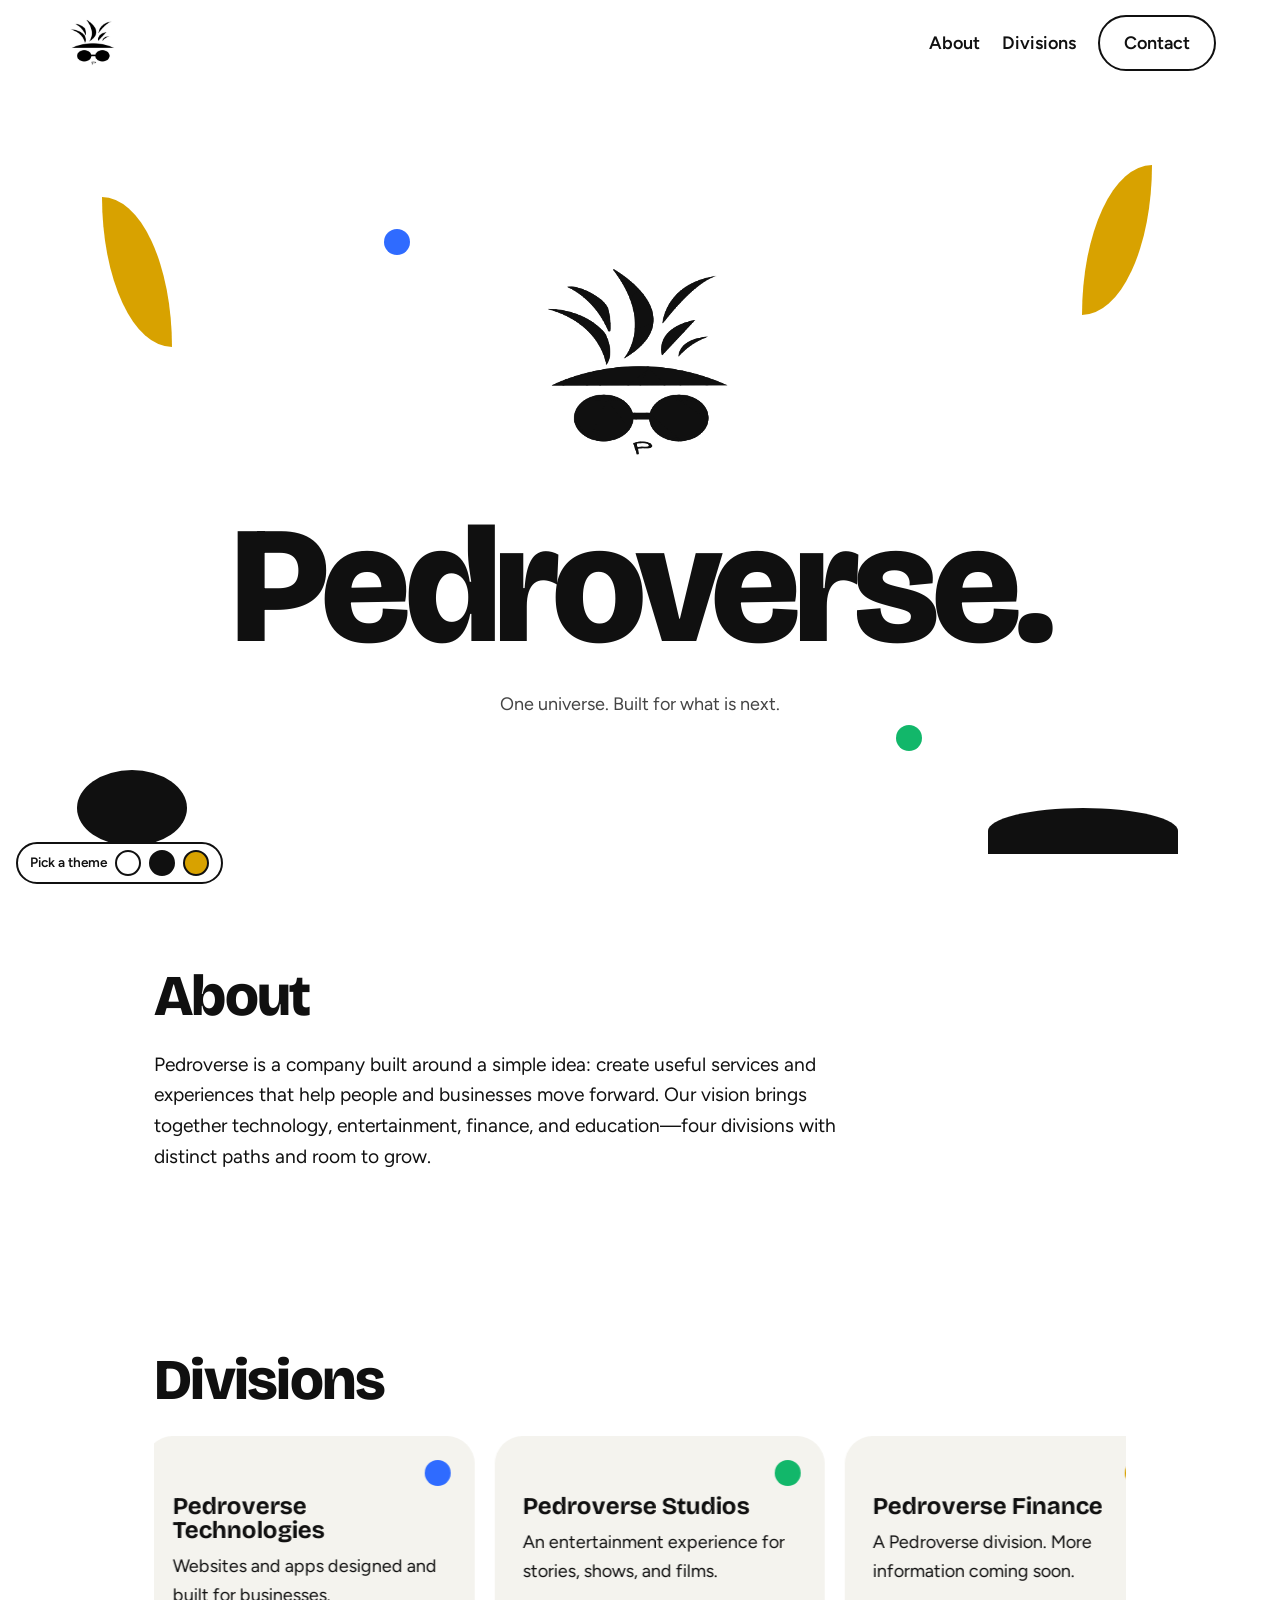
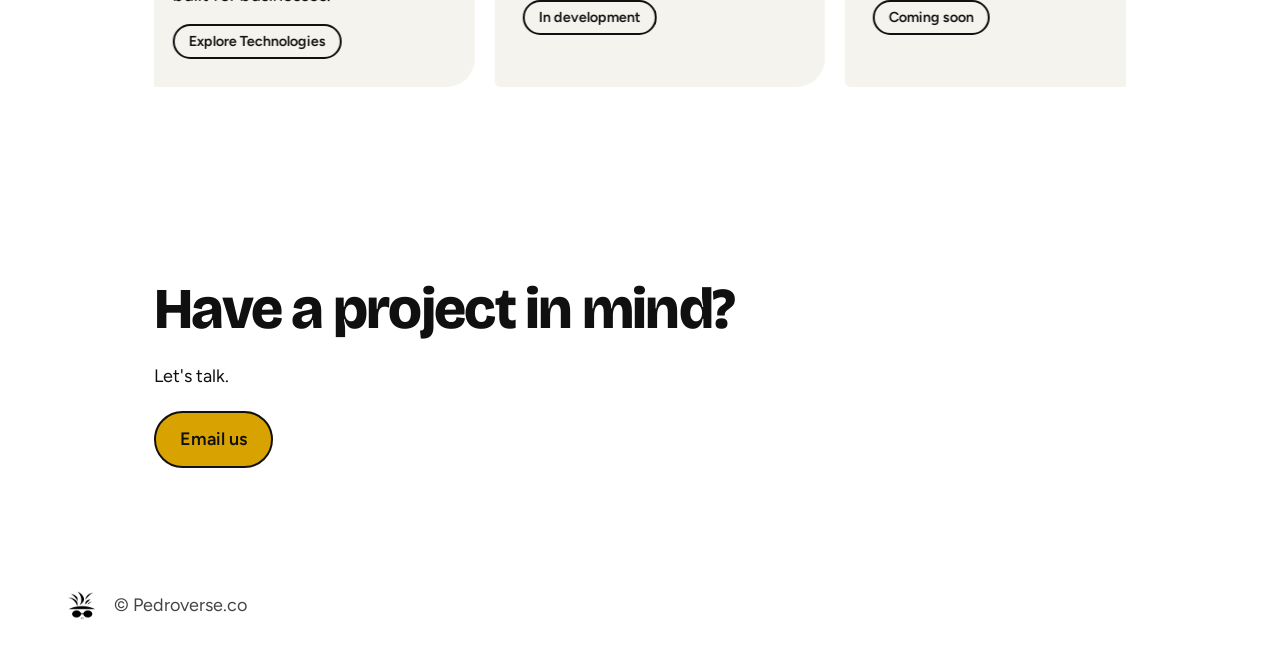
<file: index.html>
<!DOCTYPE html>
<html lang="en"><head><meta charset="utf-8">
<meta name="viewport" content="width=device-width, initial-scale=1">
<title>Pedroverse — Explore what comes next</title>
<link rel="stylesheet" href="https://fonts.googleapis.com/css2?family=Bricolage+Grotesque:wght@500;800&family=Figtree:wght@400;600&display=swap">
<style>
:root{--bg:#FFFFFF;--ink:#101010;--soft:#F4F3EE;--gold:#D8A200;--blue:#2F6BFF;--green:#12B76A;--ink2:#444}
[data-t="dark"]{--bg:#101010;--ink:#FFFFFF;--soft:#1D1D1D;--ink2:#C9C9C9}
[data-t="bold"]{--bg:#D8A200;--ink:#101010;--soft:#F2C230;--ink2:#2A2A2A}
*{box-sizing:border-box;margin:0}
html{scroll-behavior:smooth}
body{background:var(--bg);color:var(--ink);font:400 18px/1.6 Figtree,system-ui,sans-serif;transition:background .3s,color .3s;overflow-x:hidden}
h1,h2,h3{font-family:'Bricolage Grotesque',system-ui,sans-serif;line-height:1}
a{color:inherit}
:focus-visible{outline:3px solid var(--blue);outline-offset:3px}
header{position:sticky;top:0;z-index:5;display:flex;align-items:center;gap:24px;padding:14px 5vw;background:var(--bg)}
.logo{width:58px;height:58px;border-radius:50%;background:#fff;object-fit:cover}
header .logo{transition:opacity .35s ease,visibility .35s ease}
body.is-scrolled header .logo{opacity:0;visibility:hidden}
nav{margin-left:auto;display:flex;gap:22px;align-items:center}
nav a{text-decoration:none;font-weight:600}
.btn{display:inline-block;padding:12px 24px;border-radius:99px;font-weight:600;text-decoration:none;border:2px solid var(--ink);transition:transform .15s}
.btn:hover{transform:translateY(-2px)}
.btn.fill{background:var(--gold);color:#101010;border-color:#101010}
.hero{position:relative;min-height:88vh;display:grid;place-content:center;padding:5vw;text-align:center;overflow:hidden}
.hero h1{font-size:clamp(3rem,13vw,11rem);font-weight:800;letter-spacing:-.04em;position:relative;z-index:2}
.hero p{max-width:34ch;margin:20px auto 0;color:var(--ink2);position:relative;z-index:2}

.sh{position:absolute;z-index:1;animation:fl 7s ease-in-out infinite}
@keyframes fl{50%{transform:translateY(-18px) rotate(var(--r,0deg))}}
.blade{width:70px;height:150px;background:var(--gold);border-radius:0 100% 0 100%;--r:6deg}
.lens{width:110px;height:76px;background:var(--ink);border-radius:50%}
.band{width:190px;height:46px;background:var(--ink);border-radius:100% 100% 0 0/100% 100% 0 0}
.dot{width:26px;height:26px;border-radius:50%}
section{padding:90px 5vw;max-width:1100px;margin:auto}
h2{font-size:clamp(2rem,6vw,3.6rem);font-weight:800;margin-bottom:24px;letter-spacing:-.03em}
.about p{max-width:60ch;font-size:1.2rem}
.division-head{display:flex;align-items:center;justify-content:space-between;gap:20px}
.division-viewport{overflow:hidden;width:100%;padding:2px 2px 14px;cursor:grab;touch-action:pan-y;user-select:none;-webkit-user-select:none}
.division-viewport.is-dragging{cursor:grabbing}
.cards{display:flex;width:max-content;gap:0;will-change:transform}
.division-group{display:flex;flex:none;gap:20px;padding-right:20px}
.card{background:var(--soft);border-radius:28px 28px 28px 6px;padding:28px;min-height:230px;position:relative}
.division-group>.card{flex:0 0 clamp(250px,31vw,330px)}
.card-link{text-decoration:none;display:block}.card-link:hover{transform:translateY(-3px)}.card h3{font-size:1.5rem;margin:30px 0 10px}
.tag{display:inline-block;margin-top:14px;padding:4px 14px;border-radius:99px;border:2px solid var(--ink);font-size:.9rem;font-weight:600}
.card .dot{position:absolute;top:24px;right:24px}
.contact .row{display:flex;flex-wrap:wrap;gap:14px;margin-top:20px}
footer{padding:30px 5vw;display:flex;align-items:center;gap:14px;color:var(--ink2)}
footer .logo{width:36px;height:36px}
.sw{position:fixed;left:16px;bottom:16px;z-index:9;display:flex;gap:8px;align-items:center;background:var(--bg);border:2px solid var(--ink);border-radius:99px;padding:6px 12px;font-size:.85rem;font-weight:600}
.sw button{width:26px;height:26px;border-radius:50%;border:2px solid var(--ink);cursor:pointer}
@media(max-width:700px){.division-group>.card{flex-basis:84vw}}
@media(max-width:640px){nav a:not(.btn){display:none}.sh.hide{display:none}}
@media(prefers-reduced-motion:reduce){.sh{animation:none}html{scroll-behavior:auto}}

.shatter{position:relative;z-index:2;width:min(52vw,240px);aspect-ratio:1;margin:0 auto 18px;isolation:isolate}
.shatter-layer{position:absolute;inset:0;opacity:0;transition:opacity 2s cubic-bezier(.4,0,.2,1);pointer-events:none}
.shatter-layer.is-active{opacity:1}
.shatter-underlay,.shard{position:absolute;inset:0;background:var(--ink);-webkit-mask:var(--logo) center/100% 100% no-repeat;mask:var(--logo) center/100% 100% no-repeat}
.shatter-underlay{pointer-events:none}
.shard{will-change:transform,opacity;transition:background-color .3s ease}
.shatter-layer-color .shatter-underlay,.shatter-layer-color .shard{background:var(--logo) center/100% 100% no-repeat;-webkit-mask:none;mask:none}
@media(prefers-reduced-motion:reduce){.shatter-layer,.shard{transition:none}}
.hero{overflow:visible}
</style></head>
<body data-t="classic">
<header>
<img class="logo" alt="Pedroverse logo" src="logo.jpg">
<nav><a href="#about">About</a><a href="#divisions">Divisions</a><a class="btn" href="#contact">Contact</a></nav>
</header>
<main>
<div class="hero">
<span class="sh blade" style="left:8%;top:14%"></span>
<span class="sh blade" style="right:10%;top:10%;animation-delay:-2s;border-radius:100% 0 100% 0"></span>
<span class="sh lens" style="left:6%;bottom:4%;animation-delay:-3s"></span>
<span class="sh band hide" style="right:8%;bottom:3%;animation-delay:-4s"></span>
<span class="sh dot" style="left:30%;top:18%;background:var(--blue);animation-delay:-1s"></span>
<span class="sh dot hide" style="right:28%;bottom:16%;background:var(--green);animation-delay:-5s"></span>
<div class="shatter" id="sh" role="img" aria-label="Pedroverse logo"></div>
<h1>Pedroverse.</h1>
<p>One universe. Built for what is next.</p>

</div>
<section id="about" class="about"><h2>About</h2>
<p>Pedroverse is a company built around a simple idea: create useful services and experiences that help people and businesses move forward. Our vision brings together technology, entertainment, finance, and education—four divisions with distinct paths and room to grow.</p></section>
<section id="divisions"><div class="division-head"><h2>Divisions</h2></div>
<div class="division-viewport" role="region" aria-label="Pedroverse divisions">
<div class="cards"><div class="division-group">
<a class="card card-link" href="technologies/"><span class="dot" style="background:var(--blue)"></span><h3>Pedroverse Technologies</h3><p>Websites and apps designed and built for businesses.</p><span class="tag">Explore Technologies</span></a>
<div class="card"><span class="dot" style="background:var(--green)"></span><h3>Pedroverse Studios</h3><p>An entertainment experience for stories, shows, and films.</p><span class="tag">In development</span></div>
<div class="card"><span class="dot" style="background:var(--gold)"></span><h3>Pedroverse Finance</h3><p>A Pedroverse division. More information coming soon.</p><span class="tag">Coming soon</span></div>
<div class="card"><span class="dot" style="background:var(--blue)"></span><h3>Pedroverse Academy</h3><p>Learning programs and resources for developing practical skills.</p><span class="tag">Coming soon</span></div>
</div></div></div></section>
<section id="contact" class="contact"><h2>Have a project in mind?</h2>
<p>Let's talk.</p>
<div class="row"><a class="btn fill" href="mailto:pedroversewc@gmail.com">Email us</a></div></section>
</main>
<footer><img class="logo" alt="" src="logo.jpg"><span>&copy; Pedroverse.co</span></footer>
<div class="sw" role="group" aria-label="Color theme"><span>Pick a theme</span>
<button aria-label="Classic theme" style="background:#fff" data-s="classic"></button>
<button aria-label="Dark theme" style="background:#101010" data-s="dark"></button>
<button aria-label="Bold theme" style="background:#D8A200" data-s="bold"></button></div>
<script>
const b=document.body;
function set(t){b.dataset.t=t;try{localStorage.setItem('pv-theme',t)}catch(e){}}
try{const s=localStorage.getItem('pv-theme');if(s)b.dataset.t=s}catch(e){}
document.querySelectorAll('[data-s]').forEach(x=>x.onclick=()=>set(x.dataset.s));
const divisionViewport=document.querySelector('.division-viewport'),divisionTrack=divisionViewport.querySelector('.cards'),divisionGroup=divisionTrack.querySelector('.division-group');
const divisionCopy=divisionGroup.cloneNode(true);divisionCopy.classList.add('division-group-copy');divisionCopy.setAttribute('aria-hidden','true');divisionCopy.querySelectorAll('a,button,[tabindex]').forEach(link=>link.tabIndex=-1);divisionTrack.appendChild(divisionCopy);
let pointerPause=false,focusPause=false,dragPause=false,divisionsVisible=false,marqueeOffset=0,dragStartX=0,dragStartOffset=0,dragMoved=false,activePointer=null,lastFrame=0,suppressDivisionClick=false;
const reducedMotion=matchMedia('(prefers-reduced-motion:reduce)').matches;
function wrapOffset(value){const cycle=divisionGroup.offsetWidth||1;return((value%cycle)+cycle)%cycle}
function updateDivisionMotion(){divisionViewport.classList.toggle('is-dragging',dragPause);}
function drawDivisionTrack(time){const elapsed=lastFrame?Math.min(time-lastFrame,48):0;lastFrame=time;if(!reducedMotion&&!pointerPause&&!focusPause&&!dragPause&&divisionsVisible&&!document.hidden)marqueeOffset=wrapOffset(marqueeOffset+elapsed*0.045);divisionTrack.style.transform='translate3d('+(-marqueeOffset)+'px,0,0)';requestAnimationFrame(drawDivisionTrack)}
divisionViewport.addEventListener('pointerdown',event=>{if(event.button!==undefined&&event.button!==0)return;activePointer=event.pointerId;dragStartX=event.clientX;dragStartOffset=marqueeOffset;dragMoved=false;dragPause=true;updateDivisionMotion()});
window.addEventListener('pointermove',event=>{if(activePointer!==event.pointerId)return;const dx=event.clientX-dragStartX;if(Math.abs(dx)>5)dragMoved=true;if(dragMoved){marqueeOffset=wrapOffset(dragStartOffset-dx);divisionTrack.style.transform='translate3d('+(-marqueeOffset)+'px,0,0)';event.preventDefault()}},{passive:false});
function finishDivisionDrag(event){if(activePointer!==event.pointerId)return;activePointer=null;dragPause=false;updateDivisionMotion();if(dragMoved){suppressDivisionClick=true;setTimeout(()=>{suppressDivisionClick=false},350)}}
window.addEventListener('pointerup',finishDivisionDrag);window.addEventListener('pointercancel',finishDivisionDrag);
divisionViewport.addEventListener('click',event=>{if(suppressDivisionClick){event.preventDefault();event.stopPropagation();suppressDivisionClick=false}},true);
divisionViewport.addEventListener('mouseenter',()=>{pointerPause=true;updateDivisionMotion()});divisionViewport.addEventListener('mouseleave',()=>{pointerPause=false;updateDivisionMotion()});
divisionViewport.addEventListener('focusin',()=>{focusPause=true;updateDivisionMotion()});divisionViewport.addEventListener('focusout',event=>{if(!divisionViewport.contains(event.relatedTarget)){focusPause=false;updateDivisionMotion()}});
if('IntersectionObserver'in window)new IntersectionObserver(entries=>{divisionsVisible=entries[0].isIntersecting;updateDivisionMotion()}).observe(divisionViewport);else divisionsVisible=true;
document.addEventListener('visibilitychange',updateDivisionMotion);updateDivisionMotion();requestAnimationFrame(drawDivisionTrack);

const logoVersions=[
  {name:'CryToPedro NFT 02',src:'assets/logos/cry-to-pedro-nft-02-clean.png'},
  {name:'CryToPedro NFT 03',src:'assets/logos/cry-to-pedro-nft-03-clean.png?v=3',color:true},
  {name:'PedroCryto 0Z',src:'assets/logos/pedrocryto-0z-clean.png'}
];
const box=document.getElementById('sh');let logoIndex=0,activeLayer=null;const layers=[];
(function(){
const N=6;let seed=7;
const rnd=()=>(seed=(seed*16807)%2147483647)/2147483647;
const V=[];for(let r=0;r<=N;r++){V[r]=[];for(let c=0;c<=N;c++){const edge=r===0||c===0||r===N||c===N;V[r][c]=[c/N*100+(edge?0:(rnd()-.5)*9),r/N*100+(edge?0:(rnd()-.5)*9)]}}
const patterns=[];
function triangle(points){const gx=(points[0][0]+points[1][0]+points[2][0])/3,gy=(points[0][1]+points[1][1]+points[2][1])/3;points=points.map(q=>[gx+(q[0]-gx)*1.06,gy+(q[1]-gy)*1.06]);const cx=(points[0][0]+points[1][0]+points[2][0])/3,cy=(points[0][1]+points[1][1]+points[2][1])/3,a=Math.atan2(cy-50,cx-50)+(rnd()-.5)*.8;patterns.push({clip:'polygon('+points.map(q=>q[0].toFixed(1)+'% '+q[1].toFixed(1)+'%').join(',')+')',origin:cx+'% '+cy+'%',dx:Math.cos(a),dy:Math.sin(a),k:.7+rnd()*1.1,rot:(rnd()-.5)*360,fall:50+rnd()*150})}
for(let r=0;r<N;r++)for(let c=0;c<N;c++){const a=V[r][c],b=V[r][c+1],e=V[r+1][c],f=V[r+1][c+1];if(rnd()>.5){triangle([a,b,f]);triangle([a,f,e])}else{triangle([a,b,e]);triangle([b,f,e])}}
function makeLayer(index){const layer=document.createElement('div');layer.className='shatter-layer'+(logoVersions[index].color?' shatter-layer-color':'');layer.setAttribute('aria-hidden','true');layer.style.setProperty('--logo','url("'+logoVersions[index].src+'")');const underlay=document.createElement('div');underlay.className='shatter-underlay';layer.appendChild(underlay);const pieces=patterns.map(p=>{const d=document.createElement('div');d.className='shard';d.style.clipPath=p.clip;d.style.transformOrigin=p.origin;layer.appendChild(d);return{d,...p}});return{index,el:layer,underlay,pieces}}
const calm=matchMedia('(prefers-reduced-motion:reduce)').matches;let pending=false;
function draw(){pending=false;const raw=calm?0:Math.min(1,Math.max(0,scrollY/(innerHeight*.22))),progress=raw*raw*(3-2*raw),width=box.offsetWidth;layers.forEach(layer=>{layer.underlay.style.opacity=Math.max(0,1-progress*10);layer.pieces.forEach(o=>{const m=progress*width*1.08*o.k;o.d.style.transform='translate('+(o.dx*m).toFixed(1)+'px,'+(o.dy*m+o.fall*progress*progress).toFixed(1)+'px) rotate('+(o.rot*progress).toFixed(1)+'deg)';o.d.style.opacity=Math.max(0,1-Math.max(0,progress-.4)/.2)})})}
function setHeroLogo(index,initial=false){logoIndex=index;box.setAttribute('aria-label',logoVersions[index].name+' logo');const next=makeLayer(index),previous=activeLayer;activeLayer=next;layers.push(next);box.appendChild(next.el);draw();if(initial){next.el.style.transition='none';next.el.classList.add('is-active');return}requestAnimationFrame(()=>{next.el.classList.add('is-active');if(previous)previous.el.classList.remove('is-active')});if(previous)setTimeout(()=>{previous.el.remove();const i=layers.indexOf(previous);if(i>=0)layers.splice(i,1)},2050)}
setHeroLogo(0,true);
addEventListener('scroll',()=>{document.body.classList.toggle('is-scrolled',scrollY>24);if(!pending){pending=true;requestAnimationFrame(draw)}},{passive:true});addEventListener('resize',draw);document.body.classList.toggle('is-scrolled',scrollY>24);draw();
window.setInterval(()=>{setHeroLogo((logoIndex+1)%logoVersions.length)},4000);
})();
</script>
</body></html>
</file>
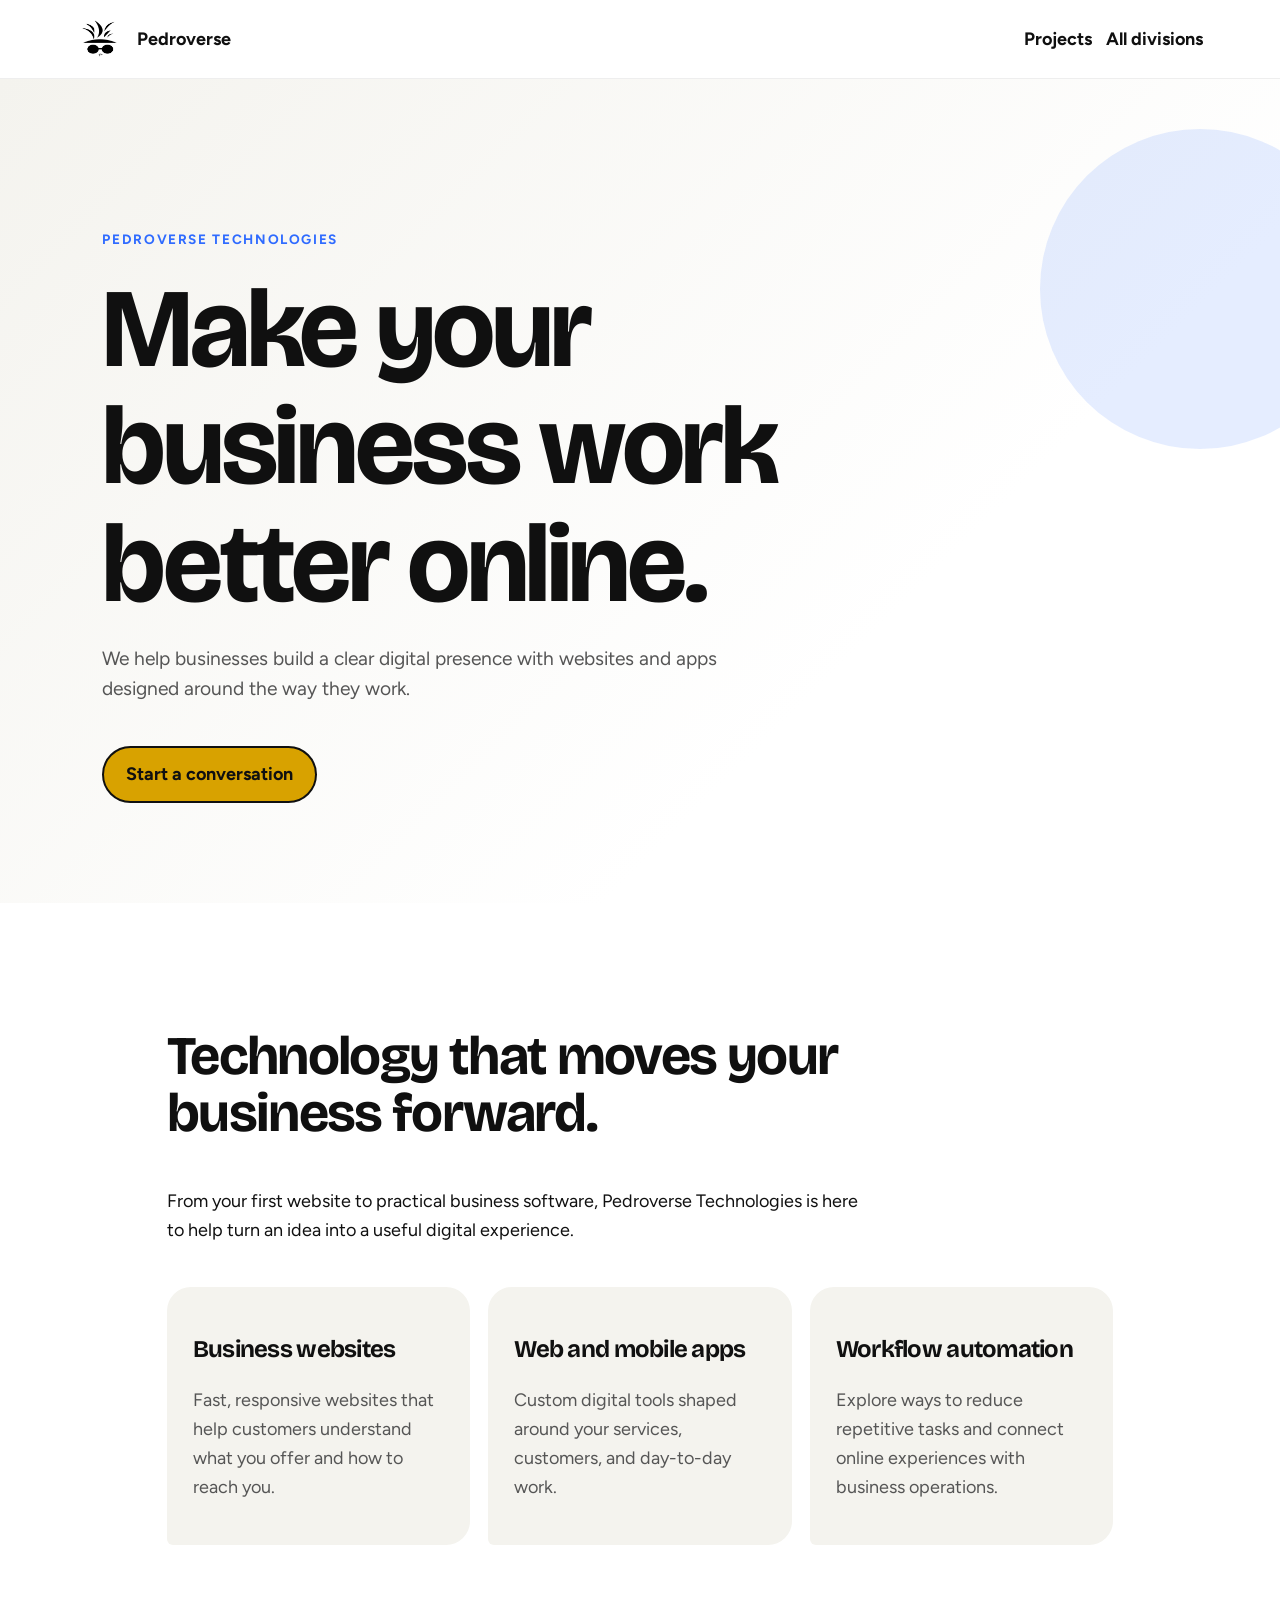
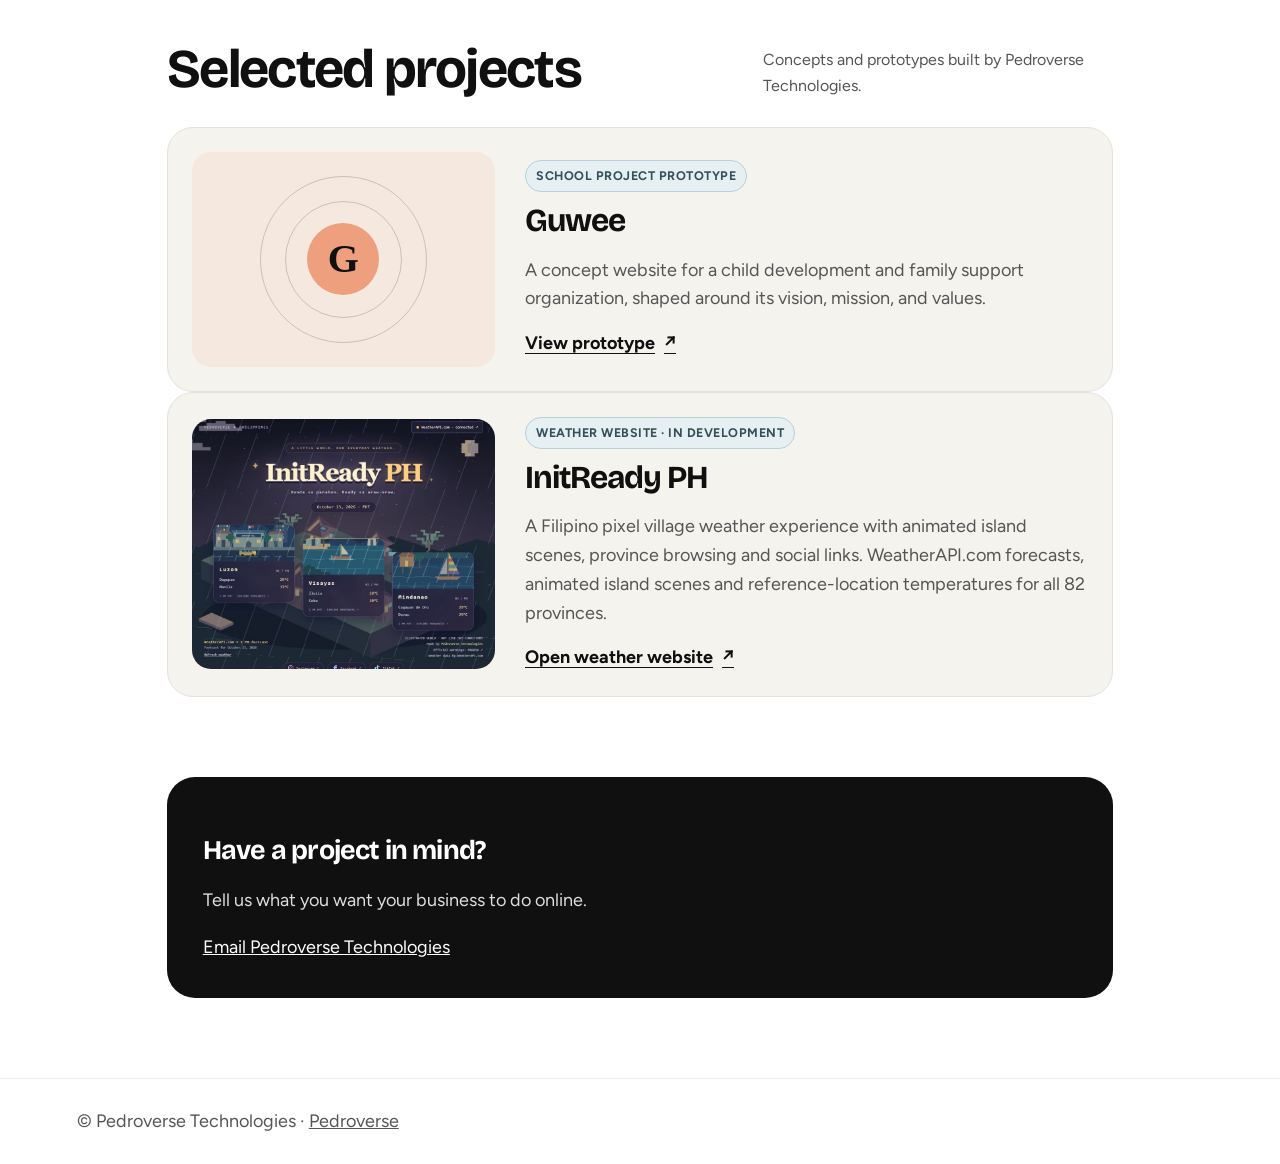
<file: technologies/index.html>
<!doctype html>
<html lang="en">
<head>
<meta charset="utf-8">
<meta name="viewport" content="width=device-width, initial-scale=1">
<meta name="description" content="Pedroverse Technologies helps businesses build their online presence with thoughtful websites and apps.">
<title>Pedroverse Technologies</title>
<link rel="stylesheet" href="https://fonts.googleapis.com/css2?family=Bricolage+Grotesque:wght@500;700;800&family=Figtree:wght@400;500;600&display=swap">
<style>
:root{color-scheme:light;--ink:#101010;--muted:#555;--paper:#fff;--soft:#f4f3ee;--blue:#2f6bff;--gold:#d8a200}*{box-sizing:border-box}body{margin:0;background:var(--paper);color:var(--ink);font:18px/1.6 Figtree,system-ui,sans-serif}h1,h2,h3{font-family:'Bricolage Grotesque',system-ui,sans-serif;line-height:1.05;letter-spacing:-.03em}a{color:inherit}header{display:flex;align-items:center;gap:14px;padding:16px 6vw;border-bottom:1px solid #eee}header img{width:46px;height:46px;border-radius:50%;object-fit:cover}header a{text-decoration:none;font-weight:700}header .back{margin-left:auto}.hero{padding:clamp(70px,12vw,150px) 8vw 100px;background:linear-gradient(135deg,#f4f3ee 0%,#fff 68%);position:relative;overflow:hidden}.hero:after{content:'';position:absolute;width:320px;height:320px;border-radius:50%;background:var(--blue);opacity:.12;right:-80px;top:50px}.eyebrow{font-weight:700;color:var(--blue);text-transform:uppercase;letter-spacing:.12em;font-size:.85rem}.hero h1{font-size:clamp(3rem,9vw,7rem);max-width:900px;margin:20px 0}.hero p{max-width:640px;color:var(--muted);font-size:1.2rem}.button{display:inline-block;margin-top:22px;padding:12px 22px;border-radius:99px;background:var(--gold);border:2px solid var(--ink);font-weight:700;text-decoration:none}main{max-width:1100px;margin:auto;padding:80px 6vw}.intro{max-width:700px}.intro h2{font-size:clamp(2rem,5vw,3.4rem)}.services{display:grid;grid-template-columns:repeat(auto-fit,minmax(230px,1fr));gap:18px;margin-top:42px}.service{padding:26px;background:var(--soft);border-radius:24px 24px 24px 6px}.service h3{font-size:1.5rem}.service p{color:var(--muted)}.contact{margin-top:80px;padding:36px;background:#101010;color:white;border-radius:28px}.contact p{color:#ddd}.contact a{color:white}footer{padding:28px 6vw;color:var(--muted);border-top:1px solid #eee}@media(max-width:600px){.hero{padding-top:80px}.hero:after{width:200px;height:200px}}
</style>
<link rel="stylesheet" href="projects.css">
</head>
<body>
<header><img src="../logo.jpg" alt="Pedroverse"><a href="../">Pedroverse</a><a class="back" href="#projects">Projects</a><a href="../#divisions">All divisions</a></header>
<section class="hero"><div class="eyebrow">Pedroverse Technologies</div><h1>Make your business work better online.</h1><p>We help businesses build a clear digital presence with websites and apps designed around the way they work.</p><a class="button" href="mailto:pedroversewc@gmail.com?subject=Pedroverse%20Technologies">Start a conversation</a></section>
<main><section class="intro"><h2>Technology that moves your business forward.</h2><p>From your first website to practical business software, Pedroverse Technologies is here to help turn an idea into a useful digital experience.</p></section><section class="services" aria-label="Services"><article class="service"><h3>Business websites</h3><p>Fast, responsive websites that help customers understand what you offer and how to reach you.</p></article><article class="service"><h3>Web and mobile apps</h3><p>Custom digital tools shaped around your services, customers, and day-to-day work.</p></article><article class="service"><h3>Workflow automation</h3><p>Explore ways to reduce repetitive tasks and connect online experiences with business operations.</p></article></section><section class="projects" id="projects" aria-labelledby="projects-title"><div class="projects-head"><h2 id="projects-title">Selected projects</h2><p>Concepts and prototypes built by Pedroverse Technologies.</p></div><a class="project-card" href="../projects/guwee/" aria-label="View the Guwee school project prototype"><div class="project-art" aria-hidden="true"><span class="project-art-mark">G</span></div><div class="project-copy"><span class="school-label">School project prototype</span><h3>Guwee</h3><p>A concept website for a child development and family support organization, shaped around its vision, mission, and values.</p><span class="project-link">View prototype <span aria-hidden="true">↗</span></span></div></a><a class="project-card" href="../projects/initready-ph/" aria-label="View InitReady PH weather project"><div class="project-art" aria-hidden="true"><img src="../projects/initready-ph/preview.png" alt="" style="width:100%;height:250px;object-fit:cover;position:relative;z-index:1"></div><div class="project-copy"><span class="school-label">Weather website · In development</span><h3>InitReady PH</h3><p>A Filipino pixel village weather experience with animated island scenes, province browsing and social links. WeatherAPI.com forecasts, animated island scenes and reference-location temperatures for all 82 provinces.</p><span class="project-link">Open weather website <span aria-hidden="true">↗</span></span></div></a></section>
<section class="contact"><h2>Have a project in mind?</h2><p>Tell us what you want your business to do online.</p><a href="mailto:pedroversewc@gmail.com?subject=Pedroverse%20Technologies">Email Pedroverse Technologies</a></section></main>
<footer>© Pedroverse Technologies · <a href="../">Pedroverse</a></footer>
</body>
</html>
</file>
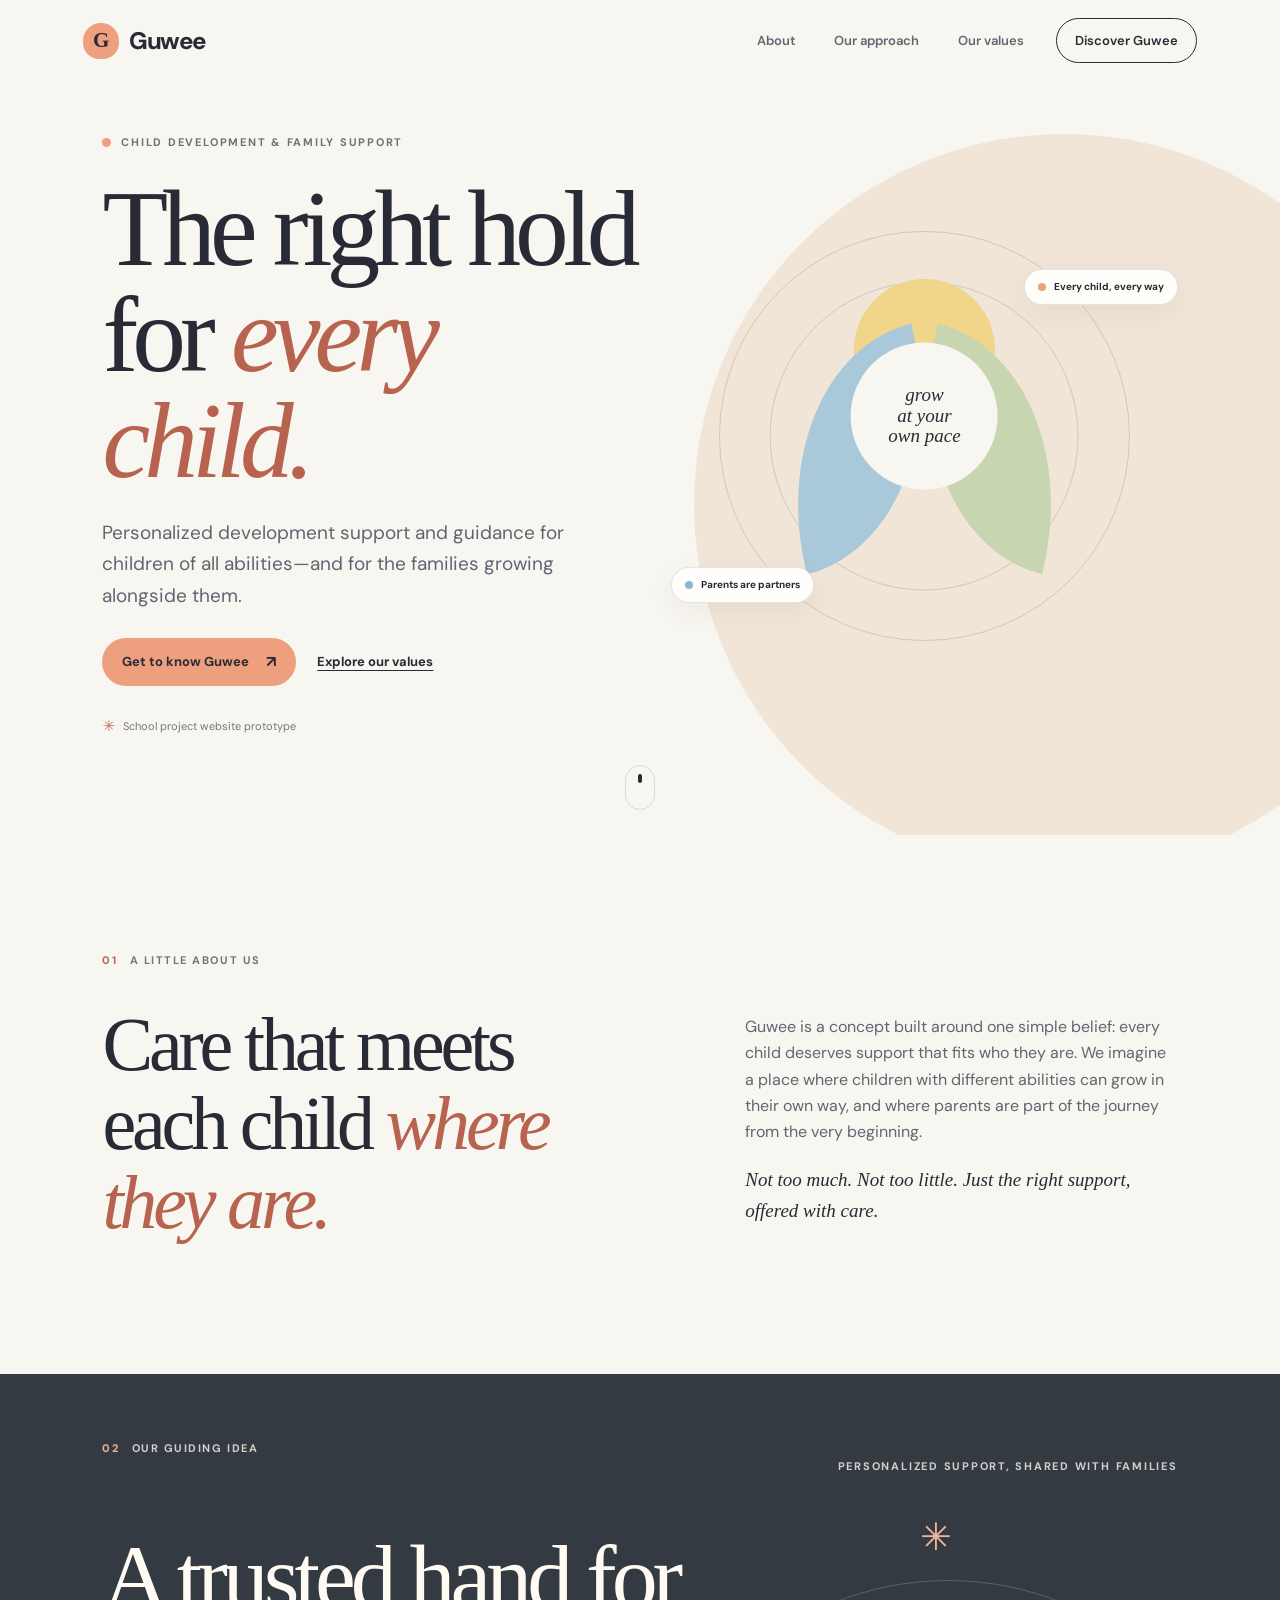
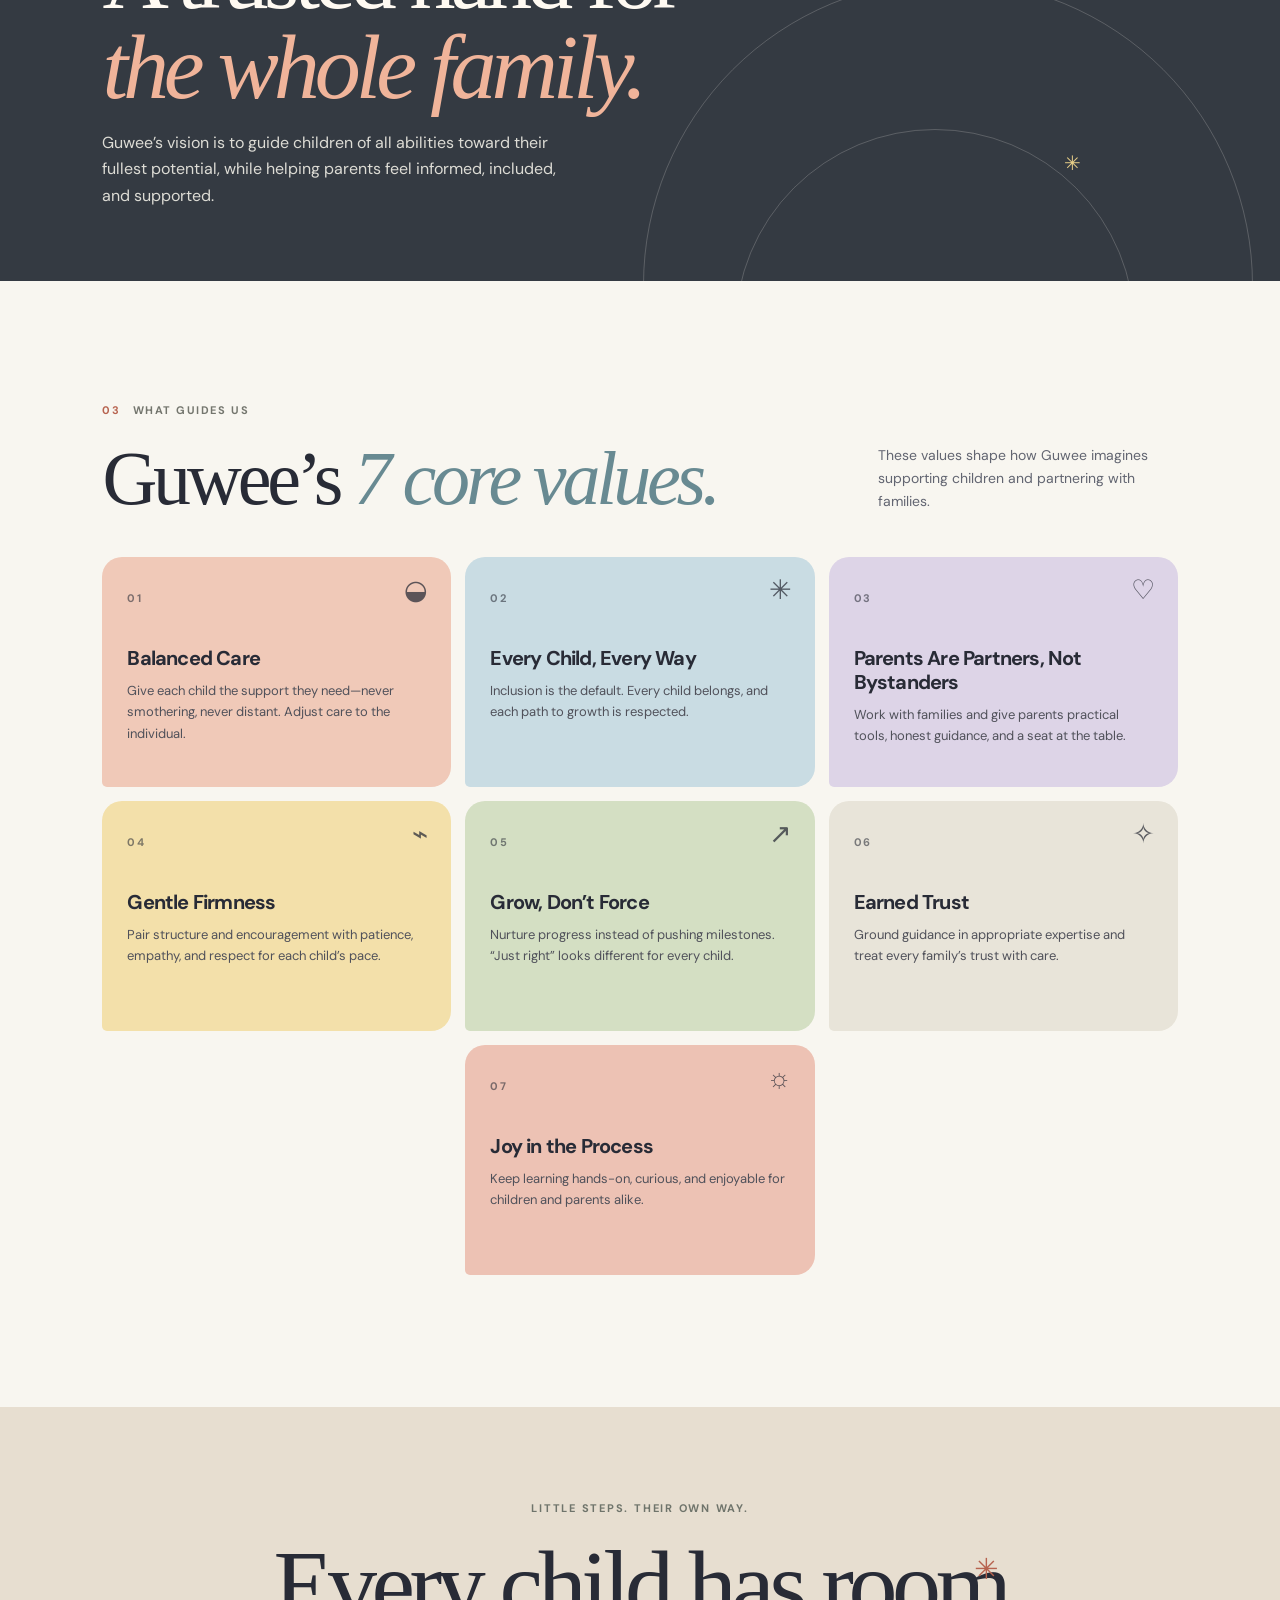
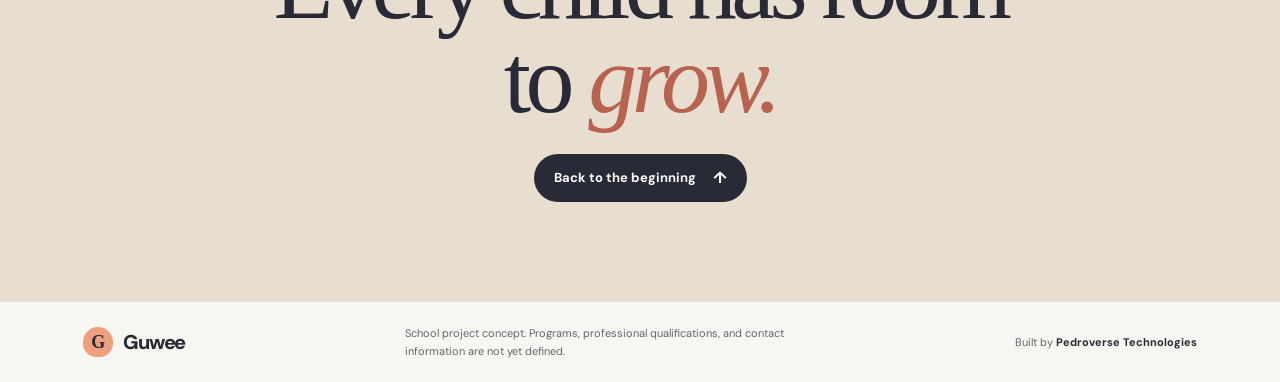
<file: projects/guwee/index.html>
<!doctype html>
<html lang="en">
<head>
  <meta charset="utf-8">
  <meta name="viewport" content="width=device-width, initial-scale=1">
  <meta name="description" content="Guwee is a school project concept for child development support and parent guidance.">
  <meta name="theme-color" content="#f8f6f0">
  <title>Guwee — The right hold for every child</title>
  <link rel="stylesheet" href="styles.css">
</head>
<body>
  <a class="skip-link" href="#main">Skip to content</a>
  <header class="site-header">
    <a class="brand" href="#top" aria-label="Guwee home">
      <span class="brand-mark" aria-hidden="true">G</span>
      <span class="brand-name">Guwee</span>
    </a>
    <nav class="main-nav" aria-label="Main navigation">
      <a href="#about">About</a>
      <a href="#approach">Our approach</a>
      <a href="#values">Our values</a>
    </nav>
    <a class="nav-cta" href="#values">Discover Guwee</a>
  </header>

  <main id="main">
    <section class="hero" id="top" aria-labelledby="hero-title">
      <div class="hero-copy">
        <p class="eyebrow"><span class="eyebrow-dot"></span> Child development &amp; family support</p>
        <h1 id="hero-title">The right hold for <em>every child.</em></h1>
        <p class="hero-description">Personalized development support and guidance for children of all abilities—and for the families growing alongside them.</p>
        <div class="hero-actions">
          <a class="button button-primary" href="#about">Get to know Guwee <span aria-hidden="true">↗</span></a>
          <a class="text-link" href="#values">Explore our values</a>
        </div>
        <p class="concept-note"><span aria-hidden="true">✳</span> School project website prototype</p>
      </div>
      <div class="hero-art" aria-hidden="true">
        <div class="art-ring art-ring-one"></div>
        <div class="art-ring art-ring-two"></div>
        <div class="art-sun"></div>
        <div class="art-leaf art-leaf-left"></div>
        <div class="art-leaf art-leaf-right"></div>
        <div class="art-caption art-caption-top"><span class="caption-dot dot-peach"></span> Every child, every way</div>
        <div class="art-caption art-caption-bottom"><span class="caption-dot dot-blue"></span> Parents are partners</div>
        <div class="art-center"><span>grow<br>at your<br>own pace</span></div>
      </div>
      <a class="scroll-cue" href="#about" aria-label="Continue to About Guwee"><span></span></a>
    </section>

    <section class="about section-wrap" id="about" aria-labelledby="about-title">
      <div class="section-label"><span>01</span> A little about us</div>
      <div class="about-grid">
        <h2 id="about-title">Care that meets each child <em>where they are.</em></h2>
        <div class="about-copy">
          <p>Guwee is a concept built around one simple belief: every child deserves support that fits who they are. We imagine a place where children with different abilities can grow in their own way, and where parents are part of the journey from the very beginning.</p>
          <p>Not too much. Not too little. Just the right support, offered with care.</p>
        </div>
      </div>
    </section>

    <section class="approach" id="approach" aria-labelledby="approach-title">
      <div class="approach-inner section-wrap">
        <div class="approach-top">
          <div class="section-label section-label-light"><span>02</span> Our guiding idea</div>
          <p class="eyebrow eyebrow-light">Personalized support, shared with families</p>
        </div>
        <h2 id="approach-title">A trusted hand for<br><em>the whole family.</em></h2>
        <p class="approach-description">Guwee’s vision is to guide children of all abilities toward their fullest potential, while helping parents feel informed, included, and supported.</p>
        <div class="approach-orbit orbit-one"></div>
        <div class="approach-orbit orbit-two"></div>
        <span class="approach-star star-one" aria-hidden="true">✳</span>
        <span class="approach-star star-two" aria-hidden="true">✳</span>
      </div>
    </section>

    <section class="values section-wrap" id="values" aria-labelledby="values-title">
      <div class="values-heading">
        <div>
          <div class="section-label"><span>03</span> What guides us</div>
          <h2 id="values-title">Guwee’s <em>7 core values.</em></h2>
        </div>
        <p>These values shape how Guwee imagines supporting children and partnering with families.</p>
      </div>
      <div class="values-grid">
        <article class="value-card value-card-peach">
          <span class="value-number">01</span><span class="value-icon" aria-hidden="true">◒</span>
          <h3>Balanced Care</h3>
          <p>Give each child the support they need—never smothering, never distant. Adjust care to the individual.</p>
        </article>
        <article class="value-card value-card-blue">
          <span class="value-number">02</span><span class="value-icon" aria-hidden="true">✳</span>
          <h3>Every Child, Every Way</h3>
          <p>Inclusion is the default. Every child belongs, and each path to growth is respected.</p>
        </article>
        <article class="value-card value-card-lilac">
          <span class="value-number">03</span><span class="value-icon" aria-hidden="true">♡</span>
          <h3>Parents Are Partners, Not Bystanders</h3>
          <p>Work with families and give parents practical tools, honest guidance, and a seat at the table.</p>
        </article>
        <article class="value-card value-card-yellow">
          <span class="value-number">04</span><span class="value-icon" aria-hidden="true">⌁</span>
          <h3>Gentle Firmness</h3>
          <p>Pair structure and encouragement with patience, empathy, and respect for each child’s pace.</p>
        </article>
        <article class="value-card value-card-green">
          <span class="value-number">05</span><span class="value-icon" aria-hidden="true">↗</span>
          <h3>Grow, Don’t Force</h3>
          <p>Nurture progress instead of pushing milestones. “Just right” looks different for every child.</p>
        </article>
        <article class="value-card value-card-cream">
          <span class="value-number">06</span><span class="value-icon" aria-hidden="true">✧</span>
          <h3>Earned Trust</h3>
          <p>Ground guidance in appropriate expertise and treat every family’s trust with care.</p>
        </article>
        <article class="value-card value-card-coral">
          <span class="value-number">07</span><span class="value-icon" aria-hidden="true">☼</span>
          <h3>Joy in the Process</h3>
          <p>Keep learning hands-on, curious, and enjoyable for children and parents alike.</p>
        </article>
      </div>
    </section>

    <section class="closing" aria-labelledby="closing-title">
      <div class="closing-spark" aria-hidden="true">✳</div>
      <p class="eyebrow">Little steps. Their own way.</p>
      <h2 id="closing-title">Every child has room<br>to <em>grow.</em></h2>
      <a class="button button-dark" href="#top">Back to the beginning <span aria-hidden="true">↑</span></a>
    </section>
  </main>

  <footer class="site-footer">
    <a class="brand footer-brand" href="#top"><span class="brand-mark" aria-hidden="true">G</span><span class="brand-name">Guwee</span></a>
    <p>School project concept. Programs, professional qualifications, and contact information are not yet defined.</p>
    <span class="credit">Built by <strong>Pedroverse Technologies</strong></span>
  </footer>
</body>
</html>
</file>
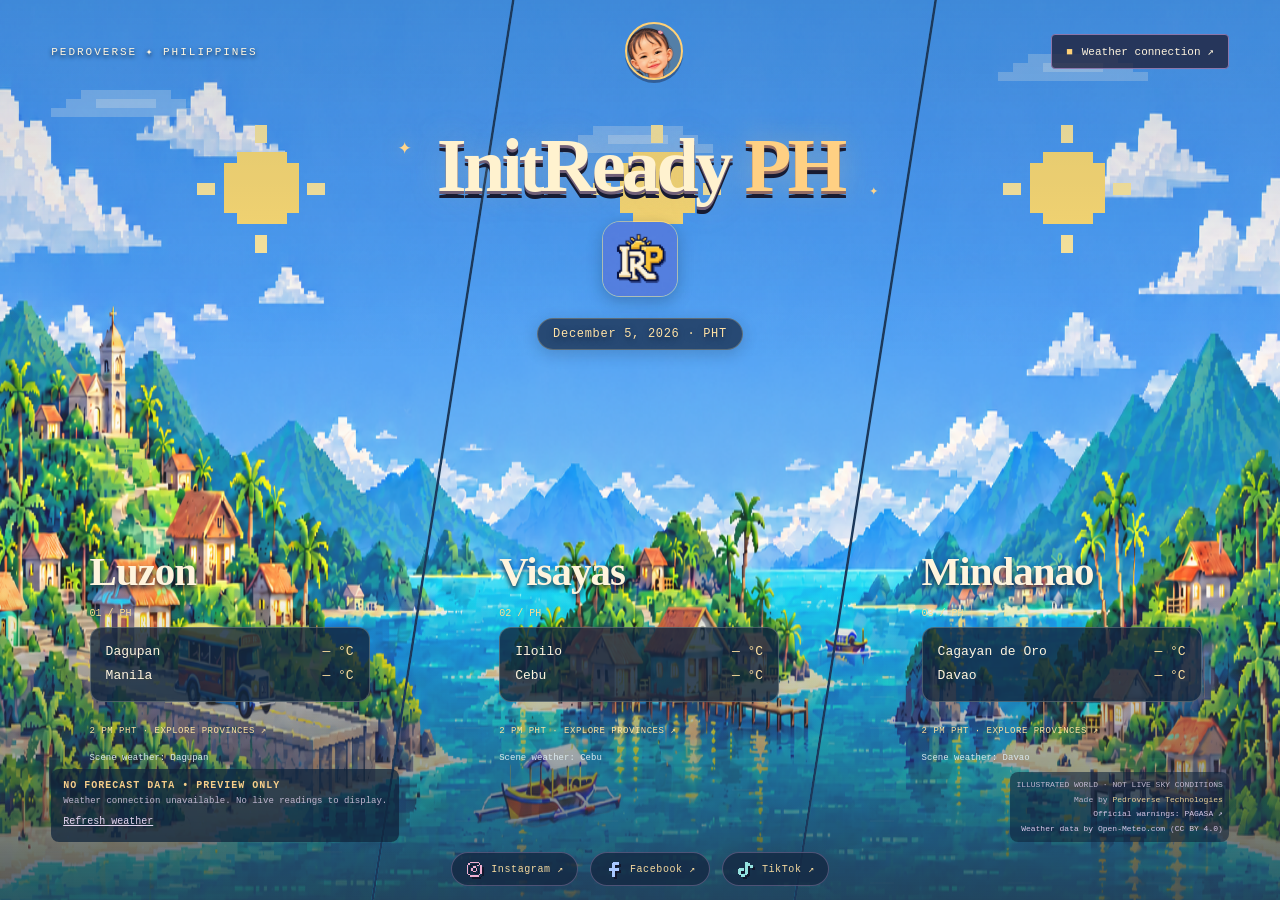
<file: projects/initready-ph/index.html>
<!doctype html><html lang="en"><head><meta name="weather-mode" content="static"><meta charset="utf-8"><meta name="viewport" content="width=device-width,initial-scale=1"><meta name="theme-color" content="#15182f"><title>InitReady PH — A Pedroverse pixel world</title><link rel="icon" href="assets/irp-logo.png"><link rel="stylesheet" href="world.css?v=papongkie-face-2"><link rel="stylesheet" href="island-world.css?v=10"><meta name="description" content="Explore an animated Philippine pixel world with city forecasts and Papongkie, your little weather reporter."><meta property="og:title" content="InitReady PH · Our everyday weather"><meta property="og:description" content="Luzon, Visayas and Mindanao forecasts in our little pixel world."><meta property="og:type" content="website"><meta property="og:url" content="https://pedroversewc.github.io/projects/initready-ph/"><meta property="og:image" content="https://pedroversewc.github.io/projects/initready-ph/assets/share-cover.png"><meta name="twitter:card" content="summary_large_image"></head><body><a class="skip" href="#main">Skip to weather</a><main class="world" id="main"><svg id="village" class="landscape" viewBox="0 0 1440 1000" preserveAspectRatio="xMidYMid slice" aria-label="Illustrated Filipino village with futuristic Pedroverse lights, palms, bahay kubo and a jeepney" role="img"></svg><header class="topbar"><span class="world-label">PEDROVERSE ✦ PHILIPPINES</span><a class="papongkie-link" href="watch.html" aria-label="Meet Papongkie" title="Meet Papongkie"><span class="papongkie-face" aria-hidden="true"></span></a><button id="connection" class="connection">Weather connection ↗</button></header><section class="identity" aria-label="InitReady PH"><h1>InitReady <span>PH</span></h1><img class="brand-logo" src="assets/irp-logo.png" alt="IRP — InitReady PH logo" width="76" height="76"><div class="date-line"><time id="current-date"></time></div></section><section class="weather" id="weather" aria-label="Island weather readings"></section><footer class="bottom"><nav class="social-links" aria-label="InitReady PH social media"><a href="https://www.instagram.com/initreadyph/?hl=en" target="_blank" rel="noopener noreferrer"><svg viewBox="0 0 24 24" aria-hidden="true" shape-rendering="crispEdges"><path fill="currentColor" d="M6 2h12v2h2v2h2v12h-2v2h-2v2H6v-2H4v-2H2V6h2V4h2zm0 4H4v12h2v2h12v-2h2V6h-2V4H6zm4 2h4v2h2v4h-2v2h-4v-2H8v-4h2zm0 2v4h4v-4zm6-4h2v2h-2z"/></svg><span>Instagram ↗</span></a><a href="https://www.facebook.com/profile.php?id=61595450593396" target="_blank" rel="noopener noreferrer"><svg viewBox="0 0 24 24" aria-hidden="true" shape-rendering="crispEdges"><path fill="currentColor" d="M12 2h8v4h-6v4h6v4h-6v8h-4v-8H6v-4h4V4h2z"/></svg><span>Facebook ↗</span></a><a href="https://www.tiktok.com/@initreadyph" target="_blank" rel="noopener noreferrer"><svg viewBox="0 0 24 24" aria-hidden="true" shape-rendering="crispEdges"><path fill="currentColor" d="M12 2h4v2h2v2h4v4h-4V8h-2v10h-2v2h-2v2H6v-2H4v-2H2v-6h2v-2h6v4H6v4h6z"/></svg><span>TikTok ↗</span></a></nav><div class="status" role="status" aria-live="polite"><strong id="data-label">NO FORECAST DATA · PREVIEW ONLY</strong><span id="notice">Checking weather connection…</span><br><button id="refresh" class="refresh">Refresh weather</button></div><div class="credit">ILLUSTRATED WORLD · NOT LIVE SKY CONDITIONS<br>Made by <b>Pedroverse Technologies</b><br><a href="https://www.pagasa.dost.gov.ph/" target="_blank" rel="noreferrer">Official warnings: PAGASA ↗</a><br><a href="https://open-meteo.com/" target="_blank" rel="noreferrer">Weather data by Open-Meteo.com</a> (<a href="https://creativecommons.org/licenses/by/4.0/" target="_blank" rel="noreferrer">CC BY 4.0</a>)</div></footer></main><dialog id="connection-dialog"><button class="close" id="close-dialog" aria-label="Close connection details">×</button><h2>Weather connection</h2><p>Open-Meteo.com (ECMWF model) supplies forecasts for six named cities. Large temperatures are the 2 PM Philippine time forecast; "Now" and the scene effects show current modelled conditions, not station observations or heat index. Rain shows only when the rain chance is 50% or higher. Missing readings stay blank.</p><p id="source-detail"></p><button id="sample-toggle" hidden>Explore sample weather</button><p>City forecasts refresh while this page is open. Open an island to explore province reference locations.</p></dialog><script type="module" src="app.mjs?v=island-world-4"></script></body></html>
</file>
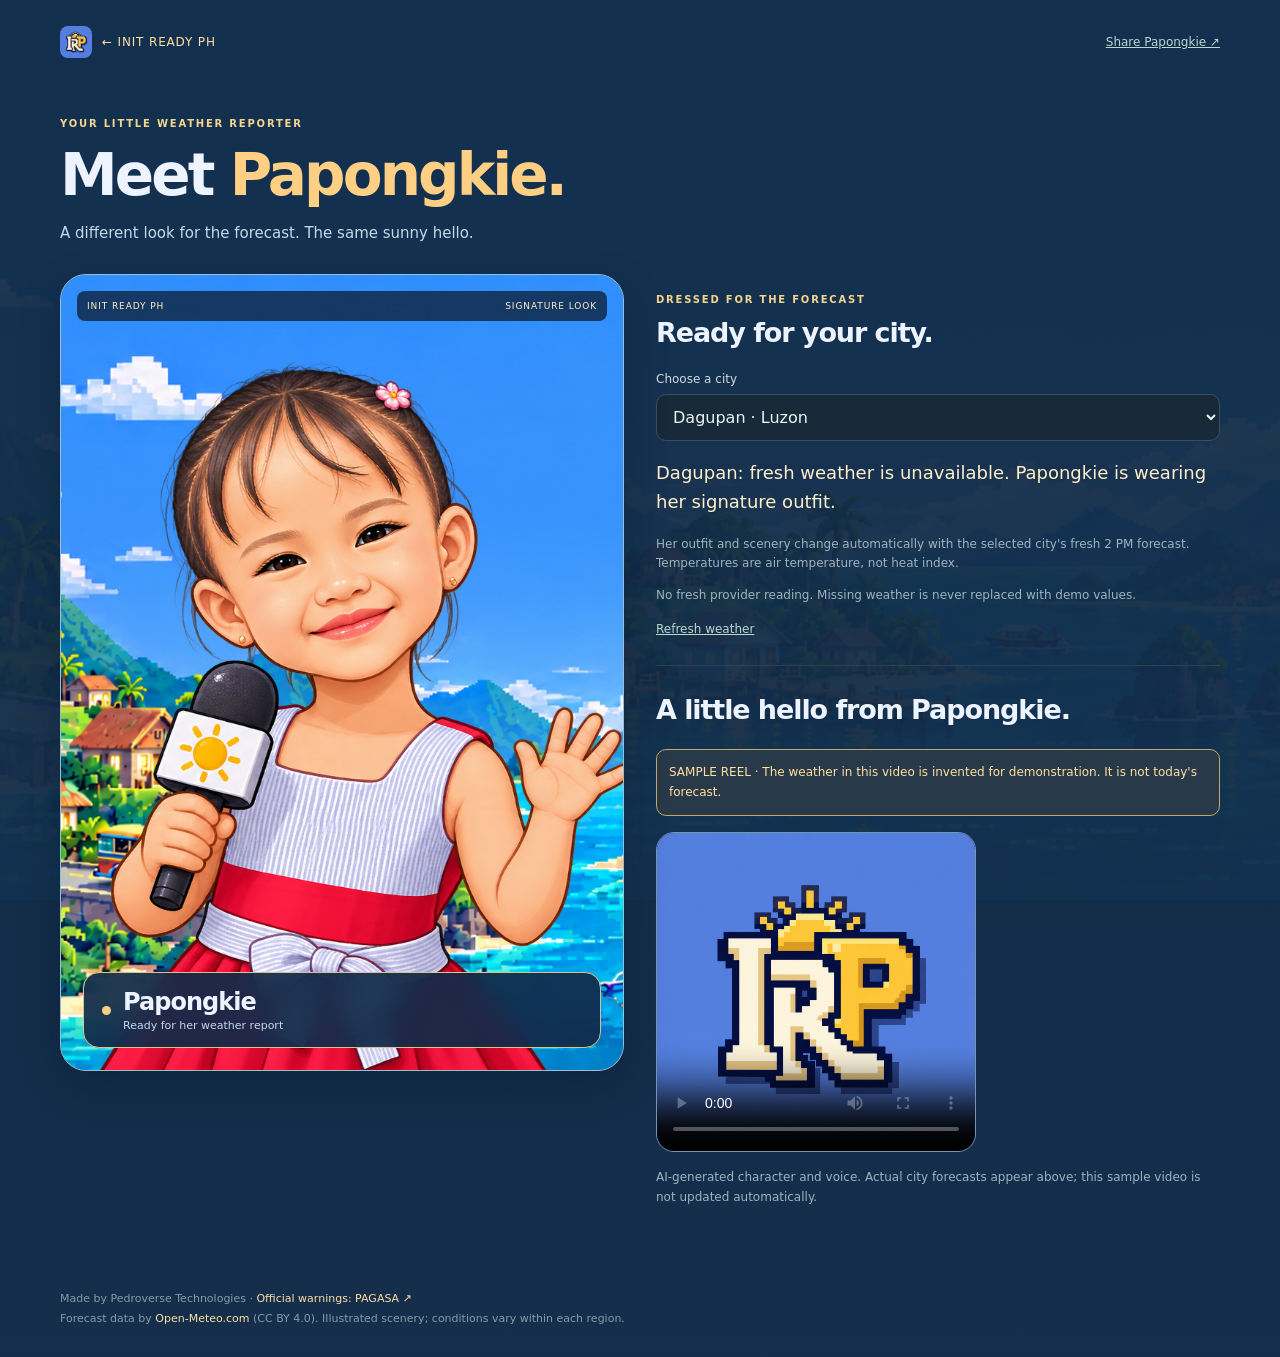
<file: projects/initready-ph/watch.html>
<!doctype html><html lang="en"><head><meta name="weather-mode" content="static"><meta charset="utf-8"><meta name="viewport" content="width=device-width,initial-scale=1"><title>Meet Papongkie · INIT READY PH</title><meta name="description" content="Meet Papongkie, INIT READY PH's illustrated weather buddy. Philippine city forecasts and a sample vertical Reel."><meta property="og:title" content="Meet Papongkie · INIT READY PH"><meta property="og:description" content="Our little weather world, with Papongkie."><meta property="og:image" content="https://pedroversewc.github.io/projects/initready-ph/assets/share-cover.png"><meta property="og:url" content="https://pedroversewc.github.io/projects/initready-ph/watch.html"><meta property="og:type" content="website"><meta name="twitter:card" content="summary_large_image"><link rel="icon" href="assets/irp-logo.png"><link rel="stylesheet" href="papongkie.css"><link rel="stylesheet" href="reporter-brand.css"><link rel="stylesheet" href="watch.css"></head><body><header><a class="reporter-home" href="./"><img src="assets/irp-logo.png" alt="" width="32" height="32">← INIT READY PH</a><button id="share-page" class="text-button">Share Papongkie ↗</button></header><main><section class="intro"><p class="eyebrow">YOUR LITTLE WEATHER REPORTER</p><h1>Meet <em>Papongkie.</em></h1><p>A different look for the forecast. The same sunny hello.</p></section><div class="studio"><section class="stage" aria-label="Papongkie weather preview"><div class="stage-top"><span>INIT READY PH</span><span id="stage-weather">CHECKING WEATHER</span></div><div id="character" role="img" aria-label="Papongkie"></div><div class="stage-caption"><span class="live-dot"></span><div><strong>Papongkie</strong><span>Ready for her weather report</span></div></div></section><section class="controls"><p class="eyebrow">DRESSED FOR THE FORECAST</p><h2>Ready for your city.</h2><label for="report-city">Choose a city</label><select id="report-city"></select><p id="report-summary" role="status" aria-live="polite">Checking the weather…</p><p class="hint">Her outfit and scenery change automatically with the selected city's fresh 2 PM forecast. Temperatures are air temperature, not heat index.</p><p id="report-source" class="hint"></p><button id="refresh-report" class="text-button">Refresh weather</button><hr><h2>A little hello from Papongkie.</h2><p class="notice">SAMPLE REEL · The weather in this video is invented for demonstration. It is not today's forecast.</p><video controls playsinline preload="metadata" poster="assets/reel-poster.png" src="assets/papongkie-sample.mp4?v=web-1" aria-label="Papongkie introduction and demo weather Reel"></video><p class="hint">AI-generated character and voice. Actual city forecasts appear above; this sample video is not updated automatically.</p><p id="share-status" role="status" class="hint"></p></section></div><footer>Made by Pedroverse Technologies · <a href="https://www.pagasa.dost.gov.ph/" target="_blank" rel="noopener noreferrer">Official warnings: PAGASA ↗</a><br>Forecast data by <a href="https://open-meteo.com/">Open-Meteo.com</a> (CC BY 4.0). Illustrated scenery; conditions vary within each region.</footer></main><script type="module" src="public-reporter.mjs"></script></body></html>
</file>
<file: technologies/projects.css>
.projects{margin-top:96px}
.projects-head{display:flex;justify-content:space-between;align-items:end;gap:24px;margin-bottom:28px}
.projects-head h2{margin:0;font-size:clamp(2rem,5vw,3.4rem)}
.projects-head p{max-width:350px;margin:0;color:var(--muted);font-size:1rem}
.project-card{display:grid;grid-template-columns:minmax(180px,.7fr) 1.3fr;gap:30px;align-items:center;padding:24px;border:1px solid #e4e2dc;border-radius:26px;background:var(--soft);text-decoration:none;transition:transform .2s,box-shadow .2s}
.project-card:hover{transform:translateY(-3px);box-shadow:0 14px 34px rgba(16,16,16,.08)}
.project-art{position:relative;display:grid;min-height:215px;place-items:center;overflow:hidden;border-radius:19px;background:#f5e8df}
.project-art:before,.project-art:after{position:absolute;content:"";border:1px solid rgba(16,16,16,.18);border-radius:50%}
.project-art:before{width:165px;height:165px}
.project-art:after{width:115px;height:115px}
.project-art-mark{z-index:1;display:grid;width:72px;height:72px;place-items:center;border-radius:50%;background:#ee9f7e;font:700 40px/1 Georgia,serif}
.project-copy .eyebrow{margin-bottom:10px}
.project-copy h3{margin:0 0 10px;font-size:2rem}
.project-copy p{max-width:560px;margin-bottom:16px;color:var(--muted)}
.project-link{display:inline-flex;align-items:center;gap:9px;font-weight:700;text-decoration:underline;text-underline-offset:4px}
.school-label{display:inline-block;margin:0 0 12px;padding:5px 10px;border:1px solid #b8d0d9;border-radius:999px;background:#e6f0f2;color:#344f5a;font-size:.78rem;font-weight:700;letter-spacing:.04em;text-transform:uppercase}
@media(max-width:700px){.projects-head{align-items:start;flex-direction:column}.project-card{grid-template-columns:1fr;gap:20px}.project-art{min-height:170px}.project-copy h3{font-size:1.7rem}}
</file>
<file: projects/guwee/styles.css>
@import url('https://fonts.googleapis.com/css2?family=DM+Sans:wght@400;500;600;700&family=Manrope:wght@400;500;600;700;800&display=swap');

:root {
  color-scheme: light;
  --ink: #282b36;
  --muted: #626571;
  --paper: #f8f6f0;
  --white: #fffefa;
  --peach: #ee9f7e;
  --blue: #a9c8d9;
  --lilac: #d5c8e2;
  --green: #c7d6b1;
  --yellow: #f0d58b;
  --coral: #e98e78;
  --line: rgba(40, 43, 54, .14);
  --serif: Georgia, 'Times New Roman', serif;
  --sans: 'DM Sans', 'Manrope', system-ui, sans-serif;
}

* { box-sizing: border-box; }
html { scroll-behavior: smooth; scroll-padding-top: 88px; }
body { margin: 0; background: var(--paper); color: var(--ink); font: 400 16px/1.65 var(--sans); }
a { color: inherit; }
button, a { -webkit-tap-highlight-color: transparent; }
:focus-visible { outline: 3px solid #4b6980; outline-offset: 4px; }
.skip-link { position: absolute; z-index: 20; top: 12px; left: 12px; transform: translateY(-160%); padding: 10px 16px; border-radius: 999px; background: var(--ink); color: white; }
.skip-link:focus { transform: translateY(0); }
.site-header { position: relative; z-index: 5; display: flex; align-items: center; gap: 32px; padding: 18px clamp(22px, 6.5vw, 96px); background: var(--paper); }
.brand { display: inline-flex; align-items: center; gap: 10px; text-decoration: none; }
.brand-mark { display: grid; width: 36px; height: 36px; place-items: center; border-radius: 50% 50% 45% 45%; background: var(--peach); color: var(--ink); font: 700 21px/1 var(--serif); }
.brand-name { font: 800 24px/1 var(--sans); letter-spacing: -.06em; }
.main-nav { display: flex; gap: clamp(18px, 3vw, 42px); margin-left: auto; }
.main-nav a, .nav-cta { font-size: 13px; font-weight: 600; text-decoration: none; }
.main-nav a { color: var(--muted); }
.main-nav a:hover, .text-link:hover { color: #a35745; }
.nav-cta { padding: 11px 18px; border: 1px solid var(--ink); border-radius: 999px; }
.nav-cta:hover { background: var(--ink); color: white; }

.hero { position: relative; display: grid; min-height: min(720px, calc(100svh - 72px)); grid-template-columns: minmax(0, 1fr) minmax(300px, .95fr); align-items: center; gap: 36px; overflow: hidden; padding: 52px clamp(22px, 8vw, 120px) 96px; }
.hero::before { position: absolute; top: 7%; right: -12%; width: min(58vw, 740px); aspect-ratio: 1; border-radius: 50%; background: #f0e5d7; content: ''; }
.hero-copy { position: relative; z-index: 2; max-width: 620px; }
.eyebrow { display: flex; align-items: center; gap: 10px; margin: 0; color: #6f746b; font-size: 11px; font-weight: 700; letter-spacing: .16em; text-transform: uppercase; }
.eyebrow-dot { width: 9px; height: 9px; border-radius: 50%; background: var(--peach); }
h1, h2, h3, p { margin-top: 0; }
h1, h2 { font-family: var(--serif); font-weight: 400; letter-spacing: -.055em; }
h1 { max-width: 680px; margin: 24px 0 22px; font-size: clamp(58px, 8.4vw, 116px); line-height: .99; }
h1 em, h2 em { color: #b7634f; font-weight: 400; }
.hero-description { max-width: 470px; margin-bottom: 27px; color: var(--muted); font-size: clamp(16px, 1.5vw, 19px); }
.hero-actions { display: flex; flex-wrap: wrap; align-items: center; gap: 21px; }
.button { display: inline-flex; align-items: center; gap: 17px; min-height: 48px; padding: 0 20px; border-radius: 999px; font-size: 13px; font-weight: 700; text-decoration: none; transition: transform .2s ease, background-color .2s ease; }
.button:hover { transform: translateY(-2px); }
.button-primary { background: var(--peach); }
.button-primary:hover { background: #e58e6d; }
.button span { font-size: 16px; }
.text-link { font-size: 13px; font-weight: 700; text-decoration-thickness: 1px; text-underline-offset: 4px; }
.concept-note { display: flex; align-items: center; gap: 8px; margin: 28px 0 0; color: #77786f; font-size: 11px; }
.concept-note span { color: #bf715e; font-size: 15px; }
.hero-art { position: relative; z-index: 1; width: min(100%, 520px); aspect-ratio: 1; justify-self: center; }
.art-ring { position: absolute; top: 50%; left: 50%; border: 1px solid rgba(61, 74, 76, .19); border-radius: 50%; transform: translate(-50%, -50%); }
.art-ring-one { width: 81%; height: 81%; }
.art-ring-two { width: 61%; height: 61%; }
.art-sun { position: absolute; top: 19%; left: 36%; width: 28%; aspect-ratio: 1; border-radius: 50%; background: var(--yellow); }
.art-leaf { position: absolute; bottom: 26%; width: 32%; height: 43%; border-radius: 100% 0 100% 0; }
.art-leaf-left { left: 21%; background: var(--blue); transform: rotate(-14deg); }
.art-leaf-right { right: 21%; background: var(--green); transform: scaleX(-1) rotate(-14deg); }
.art-center { position: absolute; top: 46%; left: 50%; display: grid; width: 29%; aspect-ratio: 1; place-items: center; border-radius: 50%; background: var(--paper); text-align: center; transform: translate(-50%, -50%); }
.art-center span { font: italic 19px/1.08 var(--serif); }
.art-caption { position: absolute; z-index: 2; display: flex; align-items: center; gap: 8px; padding: 9px 13px; border: 1px solid rgba(40, 43, 54, .12); border-radius: 999px; background: var(--white); font-size: 10px; font-weight: 700; box-shadow: 0 8px 28px rgba(44, 44, 40, .06); }
.art-caption-top { top: 17%; right: 0; }
.art-caption-bottom { bottom: 17%; left: 0; }
.caption-dot { width: 8px; height: 8px; border-radius: 50%; }
.dot-peach { background: var(--peach); }
.dot-blue { background: #8bb6cf; }
.scroll-cue { position: absolute; bottom: 25px; left: 50%; display: grid; width: 30px; height: 45px; place-items: start center; padding-top: 8px; border: 1px solid var(--line); border-radius: 99px; transform: translateX(-50%); }
.scroll-cue span { width: 4px; height: 9px; border-radius: 99px; background: var(--ink); animation: nudge 1.8s ease-in-out infinite; }
@keyframes nudge { 50% { transform: translateY(10px); opacity: .35; } }

.section-wrap { width: min(1120px, calc(100% - 2 * clamp(22px, 8vw, 120px))); margin-inline: auto; }
.about { padding-top: 116px; padding-bottom: 130px; }
.section-label { display: flex; align-items: center; gap: 12px; margin-bottom: 36px; color: #74766e; font-size: 11px; font-weight: 700; letter-spacing: .14em; text-transform: uppercase; }
.section-label span { color: #b7634f; }
.about-grid { display: grid; grid-template-columns: 1fr .8fr; align-items: start; gap: 8vw; }
.about h2 { max-width: 570px; margin-bottom: 0; font-size: clamp(43px, 6vw, 76px); line-height: 1.04; }
.about-copy { padding-top: 9px; color: var(--muted); }
.about-copy p { margin-bottom: 18px; }
.about-copy p:last-child { color: var(--ink); font-family: var(--serif); font-size: 19px; font-style: italic; }

.approach { overflow: hidden; background: #343a42; color: #fffaf2; }
.approach-inner { position: relative; min-height: 470px; padding-top: 65px; padding-bottom: 72px; }
.approach-top { display: flex; align-items: center; justify-content: space-between; gap: 20px; }
.section-label-light, .eyebrow-light { color: #d2d0c8; }
.section-label-light span { color: #f0b49a; }
.approach h2 { position: relative; z-index: 1; margin: 38px 0 18px; font-size: clamp(48px, 7.2vw, 92px); line-height: .98; }
.approach h2 em { color: #f0b49a; }
.approach-description { position: relative; z-index: 1; max-width: 460px; margin-bottom: 0; color: #dddcd5; }
.approach-orbit { position: absolute; right: -7%; bottom: -61%; width: min(52vw, 610px); aspect-ratio: 1; border: 1px solid rgba(248, 246, 240, .2); border-radius: 50%; }
.orbit-two { right: 4%; bottom: -49%; width: min(34vw, 400px); }
.approach-star { position: absolute; color: #f0b49a; }
.star-one { top: 26%; right: 21%; font-size: 38px; }
.star-two { right: 9%; bottom: 20%; color: #e8cf88; font-size: 20px; }

.values { padding-top: 120px; padding-bottom: 132px; }
.values-heading { display: flex; align-items: end; justify-content: space-between; gap: 40px; margin-bottom: 40px; }
.values-heading .section-label { margin-bottom: 20px; }
.values-heading h2 { margin-bottom: 0; font-size: clamp(43px, 6vw, 76px); line-height: 1.03; }
.values-heading h2 em { color: #688a92; }
.values-heading > p { max-width: 300px; margin-bottom: 4px; color: var(--muted); font-size: 14px; }
.values-grid { display: grid; grid-template-columns: repeat(3, 1fr); gap: 14px; }
.value-card { position: relative; min-height: 230px; padding: 27px 25px 25px; border-radius: 20px 20px 20px 5px; }
.value-card-peach { background: #f0c9b8; }
.value-card-blue { background: #c9dce3; }
.value-card-lilac { background: #ddd4e7; }
.value-card-yellow { background: #f3e0aa; }
.value-card-green { background: #d4dfc3; }
.value-card-cream { background: #e8e4d9; }
.value-card-coral { background: #edc2b4; }
.value-number { color: rgba(40, 43, 54, .58); font-size: 11px; font-weight: 700; letter-spacing: .1em; }
.value-icon { position: absolute; top: 20px; right: 23px; color: rgba(40, 43, 54, .74); font: 27px/1 var(--serif); }
.value-card h3 { max-width: 280px; margin: 35px 0 10px; font: 700 20px/1.2 var(--sans); letter-spacing: -.04em; }
.value-card p { max-width: 310px; margin: 0; color: #50515a; font-size: 13px; line-height: 1.65; }
.value-card:last-child { grid-column: 2; }

.closing { position: relative; overflow: hidden; padding: 92px 22px 100px; background: #e7ded0; text-align: center; }
.closing::before, .closing::after { position: absolute; width: 230px; aspect-ratio: 1; border: 1px solid rgba(40, 43, 54, .18); border-radius: 50%; content: ''; }
.closing::before { top: -65%; left: -4%; }
.closing::after { right: -4%; bottom: -72%; width: 330px; }
.closing .eyebrow { justify-content: center; }
.closing h2 { margin: 20px 0 28px; font-size: clamp(54px, 8vw, 98px); line-height: .96; }
.closing h2 em { color: #b7634f; }
.closing-spark { position: absolute; top: 28%; right: 22%; color: #b7634f; font-size: 29px; }
.button-dark { background: var(--ink); color: white; }
.button-dark:hover { background: #454b54; }
.site-footer { display: flex; flex-wrap: wrap; align-items: center; justify-content: space-between; gap: 16px 28px; padding: 22px clamp(22px, 6.5vw, 96px); background: var(--paper); }
.footer-brand .brand-mark { width: 30px; height: 30px; font-size: 18px; }
.footer-brand .brand-name { font-size: 20px; }
.site-footer p { max-width: 390px; margin: 0; color: var(--muted); font-size: 11px; }
.credit { color: var(--muted); font-size: 11px; }
.credit strong { color: var(--ink); }

@media (max-width: 850px) {
  .hero { min-height: 640px; grid-template-columns: 1fr .8fr; gap: 10px; padding-inline: 6vw; }
  .hero-art { width: min(100%, 410px); }
  .art-caption { font-size: 9px; }
  .values-grid { grid-template-columns: repeat(2, 1fr); }
  .value-card:last-child { grid-column: auto; }
}
@media (max-width: 620px) {
  html { scroll-padding-top: 74px; }
  .site-header { flex-wrap: wrap; gap: 14px; padding: 14px 20px; }
  .brand-mark { width: 32px; height: 32px; font-size: 19px; }
  .brand-name { font-size: 22px; }
  .main-nav { order: 3; width: 100%; justify-content: space-between; gap: 10px; margin: 0; padding-top: 9px; border-top: 1px solid var(--line); }
  .main-nav a { font-size: 11px; }
  .nav-cta { margin-left: auto; padding: 9px 13px; font-size: 11px; }
  .hero { min-height: 0; grid-template-columns: 1fr; gap: 18px; padding: 58px 23px 85px; }
  .hero::before { top: 32%; right: -27%; width: 110vw; }
  h1 { max-width: 500px; font-size: clamp(59px, 16vw, 88px); }
  .hero-description { max-width: 420px; font-size: 16px; }
  .hero-art { width: min(82vw, 390px); margin-top: 6px; }
  .scroll-cue { bottom: 18px; }
  .section-wrap { width: calc(100% - 44px); }
  .about { padding-top: 82px; padding-bottom: 88px; }
  .section-label { margin-bottom: 24px; }
  .about-grid { grid-template-columns: 1fr; gap: 20px; }
  .about h2 { font-size: clamp(43px, 12vw, 62px); }
  .approach-inner { min-height: 490px; padding-top: 42px; padding-bottom: 50px; }
  .approach-top { align-items: start; flex-direction: column; gap: 14px; }
  .approach-top .section-label { margin-bottom: 0; }
  .approach h2 { margin-top: 48px; font-size: clamp(50px, 13vw, 72px); }
  .approach-description { max-width: 360px; }
  .approach-orbit { right: -43%; bottom: -39%; width: 94vw; }
  .orbit-two { right: -22%; bottom: -32%; width: 65vw; }
  .star-one { top: 48%; right: 10%; }
  .values { padding-top: 82px; padding-bottom: 90px; }
  .values-heading { align-items: start; flex-direction: column; gap: 15px; margin-bottom: 28px; }
  .values-heading h2 { font-size: clamp(43px, 12vw, 62px); }
  .values-heading > p { margin: 0; }
  .values-grid { grid-template-columns: 1fr; gap: 11px; }
  .value-card { min-height: 190px; }
  .value-card h3 { margin-top: 28px; }
  .closing { padding-block: 76px 82px; }
  .closing h2 { font-size: clamp(55px, 14vw, 76px); }
  .closing-spark { top: 17%; right: 12%; }
  .site-footer { align-items: start; flex-direction: column; padding: 23px; }
}
@media (prefers-reduced-motion: reduce) {
  *, *::before, *::after { scroll-behavior: auto !important; animation-duration: .01ms !important; animation-iteration-count: 1 !important; transition-duration: .01ms !important; }
}
</file>
<file: projects/initready-ph/world.css>
@charset "UTF-8";
:root{color-scheme:dark;font-family:Consolas,'Courier New',monospace;color:#fff4dd;background:#101329}*{box-sizing:border-box}body{margin:0}button,input{font:inherit}button{cursor:pointer;color:inherit}button:focus-visible,input:focus-visible,a:focus-visible{outline:3px solid #ffd177;outline-offset:5px}.world{position:relative;min-height:100svh;overflow:hidden;background:radial-gradient(ellipse at 50% 52%,#515078 0,#252c4b 48%,#101329 100%)}.landscape{position:absolute;inset:0;width:100%;height:100%;object-fit:cover}.topbar{position:absolute;top:30px;left:4%;right:4%;display:flex;align-items:center;justify-content:space-between;z-index:2;font-size:11px;letter-spacing:2px}.world-label{color:#d4c6e7}.connection{background:#20213bcc;border:1px solid #8b76ab;padding:10px 14px;border-radius:4px;font-size:11px;letter-spacing:0}.connection::before{content:'■';color:#ffd177;margin-right:9px}.identity{position:relative;text-align:center;padding-top:12vh;z-index:1;pointer-events:none}.eyebrow{font-size:10px;letter-spacing:4px;color:#e7c781}h1{margin:12px 0 8px;font-family:Georgia,serif;font-size:clamp(46px,7vw,100px);letter-spacing:-3px;text-shadow:0 4px 0 #181a35,0 0 45px #c1a0e655;font-weight:normal}h1 span{color:#ffce83}.tagline{font-size:12px;color:#d6d0e3;letter-spacing:1px}.date-line{display:flex;justify-content:center;align-items:center;gap:12px;margin:20px auto;pointer-events:auto}.date-line input{color:#fff0d1;background:#27243fc9;border:1px solid #a18bb166;padding:9px 12px;border-radius:4px;font-size:12px}.date-line time{font-size:12px;color:#ffe3b3}.weather{position:absolute;left:7%;right:7%;bottom:16%;display:grid;grid-template-columns:repeat(3,1fr);gap:24px;z-index:2}.weather-card{padding:17px 22px;background:linear-gradient(135deg,#171b37e8,#302943df);border:1px solid #ad91be88;border-top:3px solid #c1a1e7;box-shadow:6px 6px 0 #0c152951;backdrop-filter:blur(9px)}.weather-card:nth-child(2){border-top-color:#edc67d}.weather-card:nth-child(3){border-top-color:#82d2bd}.card-title{display:flex;justify-content:space-between;align-items:center}h2{font-size:17px;margin:0 0 10px;letter-spacing:2px}.region-index{font-size:10px;color:#baabcb}.city{display:flex;justify-content:space-between;gap:10px;font-size:12px;line-height:1.9;color:#dcd8e8}.city strong{font-weight:normal;color:#ffdc9f}.weather-note{font-size:9px;color:#b9b0cc;margin:10px 0 0;letter-spacing:1px}.bottom{position:absolute;bottom:25px;left:4%;right:4%;display:flex;justify-content:space-between;align-items:end;gap:20px;z-index:2;font-size:10px;color:#c0b7cf}.status{max-width:530px;line-height:1.7}.status strong{color:#f6ce8a;display:block;font-size:10px;letter-spacing:1px}.credit{text-align:right;line-height:1.8}.credit b{color:#eed59c;font-weight:normal}.credit a{color:#d8c8e9;text-decoration:none}.refresh{background:none;border:0;color:#e3d4f0;font-size:10px;text-decoration:underline;padding:4px 0}.village-sign{font-size:11px;fill:#ffdb91;letter-spacing:2px}.cloud{animation:drift 14s ease-in-out infinite alternate}.cloud.second{animation-delay:-7s}.water-glow{animation:glow 4s ease-in-out infinite alternate}@keyframes drift{to{transform:translateX(25px)}}@keyframes glow{to{opacity:.35}}dialog{max-width:440px;background:#22243d;color:#eee5f5;border:1px solid #a68dbd;border-radius:8px;padding:28px;font-size:13px;line-height:1.7}dialog::backdrop{background:#090d24b8}dialog button{border:1px solid #9e88b9;background:#393250;padding:9px 13px;margin:8px 5px 0 0}dialog a{color:#ffda91}.close{float:right}.skip{position:absolute;top:-90px;z-index:10}.skip:focus{top:10px}.sr-only{position:absolute;width:1px;height:1px;overflow:hidden;clip-path:inset(50%)}@media(min-width:1600px){.weather{left:17%;right:17%}}@media(max-width:650px){.world{min-height:100svh;min-height:max(900px,100svh)}.topbar{top:20px;font-size:8px;letter-spacing:1px}.connection{font-size:9px;padding:8px}.identity{padding-top:105px}h1{font-size:55px}.eyebrow{font-size:8px;letter-spacing:2px}.tagline{font-size:10px}.date-line{flex-direction:column;gap:8px}.landscape{width:190%;max-width:none;left:-45%;object-fit:cover}.weather{bottom:145px;left:6%;right:6%;gap:9px;grid-template-columns:1fr}.weather-card{padding:10px 15px;display:grid;grid-template-columns:95px 1fr;align-items:center}.weather-card h2{font-size:13px;margin:0}.region-index{display:none}.weather-note{grid-column:2;margin:2px 0;font-size:8px}.city{font-size:11px;line-height:1.6}.bottom{bottom:18px;display:block;font-size:9px}.credit{text-align:left;margin-top:12px}.status{max-width:100%}}@media(prefers-reduced-motion:reduce){*{animation:none!important}}
:root .weather{bottom:19%;align-items:start}
:root .weather-card:nth-child(1){transform:translateY(-42px)}
:root .weather-card:nth-child(2){transform:translateY(0)}
:root .weather-card:nth-child(3){transform:translateY(42px)}
@media(max-width:650px){:root .weather{bottom:145px}:root .weather-card:nth-child(n){transform:none}}
/* Decorative regional villages, with forecast text on a solid surface. */
:root .weather-card{border-radius:20px;overflow:hidden;padding:0 0 15px;border-top-width:1px;box-shadow:0 14px 32px #080f2c66}
.card-scene{height:110px;width:100%;overflow:hidden;background:#142440;border-bottom:1px solid #bda5d733}
.card-scene svg{display:block;width:100%;height:100%}
:root .weather-card .card-title{padding:14px 18px 0}
:root .weather-card .card-title+div{padding:0 18px}
:root .weather-card .weather-note{margin:10px 18px 0;font-size:8px;letter-spacing:.6px}
@media(max-width:650px){:root .world{min-height:max(1120px,100svh)}:root .weather-card{display:block;padding-bottom:12px}.card-scene{height:80px}:root .weather-card .card-title{padding-top:9px}:root .weather-card .card-title+div{display:flex;gap:20px;justify-content:space-between}:root .weather-card .city{gap:8px}:root .weather-card .weather-note{margin-top:5px}}
/* Motion stays decorative and respects the visitor's reduced-motion preference. */
.card-scene .jeepney{animation:jeep-drive 14s ease-in-out infinite alternate}
.card-scene .banca{animation:boat-float 6s ease-in-out infinite alternate;transform-origin:275px 525px}
.card-scene .vinta{animation:boat-float 8s ease-in-out -3s infinite alternate;transform-origin:405px 565px}
.card-scene{position:relative}
.card-scene::after{content:'';position:absolute;inset:0;pointer-events:none;background:#20214822;transition:background 8s ease}
.card-scene svg,.landscape{transition:filter 8s ease}
[data-period=day] .card-scene svg{filter:brightness(1.35) saturate(1.12)}
[data-period=day] .landscape{filter:brightness(1.25) saturate(1.08)}
[data-period=day] .card-scene::after{background:#ffe4a31a}
[data-period=sunset] .card-scene svg,[data-period=sunset] .landscape{filter:sepia(.22) saturate(1.35) brightness(1.12)}
[data-period=sunset] .card-scene::after{background:#ef8d6833}
[data-period=night] .card-scene::after{background:#151c4622}
@keyframes jeep-drive{0%,12%{transform:translateX(-20px)}88%,100%{transform:translateX(230px)}}
@keyframes boat-float{0%{transform:translate(-9px,0) rotate(-1deg)}50%{transform:translate(0,-5px) rotate(0)}100%{transform:translate(12px,1px) rotate(1deg)}}
@media(prefers-reduced-motion:reduce){.card-scene .jeepney,.card-scene .banca,.card-scene .vinta{animation:none}.card-scene svg,.landscape,.card-scene::after{transition:none}}
[data-period=day] .card-scene svg>rect:first-child{fill:#699bb1}
[data-period=sunset] .card-scene svg>rect:first-child{fill:#ad798c}
[data-period=day] #sky stop:first-child{stop-color:#486b91}
[data-period=day] #sky stop:nth-child(2){stop-color:#92a6b8}
[data-period=day] #sky stop:last-child{stop-color:#465c7d}
[data-period=sunset] #sky stop:first-child{stop-color:#433959}
[data-period=sunset] #sky stop:nth-child(2){stop-color:#bd8c92}
[data-period=sunset] #sky stop:last-child{stop-color:#655270}
/* Brighter Pedroverse identity without competing with the weather cards. */
.identity{isolation:isolate}
.identity::before{content:'';position:absolute;z-index:-1;pointer-events:none;width:min(720px,94vw);height:280px;left:50%;top:7vh;transform:translateX(-50%);background:radial-gradient(ellipse,#a58be433 0,#bda1e110 45%,transparent 72%)}
.identity .eyebrow{display:inline-block;border:1px solid #ebca8055;background:#29243caa;border-radius:30px;padding:9px 17px;letter-spacing:3px;box-shadow:0 0 25px #bca2ed10}
.identity h1{position:relative;display:table;margin:18px auto 13px;font-weight:bold;font-size:clamp(54px,8.2vw,116px);letter-spacing:-4px;line-height:1.05;color:#fff2cf;text-shadow:0 3px 0 #716078,0 7px 0 #171b32,0 0 34px #edcc9340}
.identity h1 span{color:#ffd083;text-shadow:0 3px 0 #946d65,0 7px 0 #171b32,0 0 30px #ffca7955}
.identity h1::before,.identity h1::after{content:'✦';position:absolute;color:#ffd58b;font-family:Consolas,monospace;font-size:23px;text-shadow:0 0 18px #ffd58b88;animation:title-star 5s ease-in-out infinite alternate}
.identity h1::before{left:-39px;top:8px}
.identity h1::after{right:-31px;bottom:8px;font-size:15px;animation-delay:-2s}
.identity .tagline{color:#f4e9fc;font-size:13px;letter-spacing:1.5px;text-shadow:0 2px 8px #17182f}
.identity .date-line{margin-top:21px}
.identity time{display:inline-block;border-radius:30px;padding:9px 18px;border:1px solid #f0cf8844;background:#24203bbb;box-shadow:0 4px 16px #14172b33;color:#ffe2a6;letter-spacing:.7px}
@keyframes title-star{from{opacity:.55;transform:scale(.85)}to{opacity:1;transform:scale(1.12)}}
@media(max-width:650px){.identity h1{font-size:54px;letter-spacing:-2px}.identity .eyebrow{font-size:7px;letter-spacing:1.4px;padding:8px 11px}.identity .tagline{font-size:10px;letter-spacing:.6px}.identity h1::before{left:-20px;font-size:13px}.identity h1::after{right:-18px;font-size:10px}}
@media(prefers-reduced-motion:reduce){.identity h1::before,.identity h1::after{animation:none}}
.weather-card[data-island]{cursor:pointer;transition:box-shadow .25s,border-color .25s}.weather-card[data-island]:hover{box-shadow:0 15px 35px #b795de40;border-color:#f4d391}.weather-card[data-island]:focus-visible{outline:3px solid #ffdb91;outline-offset:5px}
#province-panel{width:min(760px,94vw);max-width:760px;max-height:88svh;padding:0;border-radius:24px;background:linear-gradient(135deg,#20243f,#302743);border:1px solid #ad91bf;box-shadow:0 20px 100px #0009;overflow:auto}
.province-close{position:absolute;right:15px;top:12px;z-index:1;border-radius:50%;background:#171c37e8;color:#ffe1a9;width:37px;height:37px;padding:0;font-size:24px}.province-art{height:150px;overflow:hidden}.province-art svg{width:100%;height:100%;display:block}.province-content{padding:25px 30px}.province-content h2{font-family:Georgia,serif;font-size:36px;letter-spacing:-1px;margin:12px 0;color:#ffe0a3}.province-info{color:#f0cf96;font-size:11px}.province-search{display:block;color:#d9cce9;font-size:11px;margin-top:20px}.province-search input{display:block;margin-top:7px;width:100%;border:1px solid #937ca6;border-radius:10px;padding:12px;background:#161c34;color:#fff0d7}.province-count{font-size:11px;color:#b9accd}.province-list{display:grid;grid-template-columns:1fr 1fr;gap:9px}.province-row{display:grid;grid-template-columns:1fr auto;gap:3px 10px;align-items:center;padding:12px;background:#151d35aa;border:1px solid #8b77994a;border-radius:10px;font-size:12px}.province-row strong{color:#ffd796;font-weight:normal}.province-row small{grid-column:1/-1;color:#aba0bd;font-size:9px}.province-foot{font-size:10px;color:#bcb0ce;margin-top:20px}.province-content>a{font-size:10px}@media(max-width:650px){.province-content{padding:20px}.province-list{grid-template-columns:1fr}.province-art{height:115px}.province-content h2{font-size:29px}}
.province-content .pedroverse-link{display:inline-block;color:#ffe0a3;font-size:10px;text-decoration:none;border-bottom:1px solid #b9986a;padding-bottom:5px}.province-content .pedroverse-link:hover{color:#fff3d9;text-shadow:0 0 14px #ffd39188}
.weather-effect{position:absolute;inset:0;pointer-events:none;z-index:0;transition:background 2s}
[data-weather=rain]>.weather-effect{background:repeating-linear-gradient(110deg,transparent 0 40px,#bbd9ff33 41px 42px,transparent 43px 90px);background-size:190px 170px;animation:rain-fall 1.2s linear infinite}
html[data-weather=rain] .world>.weather-effect{background:repeating-linear-gradient(110deg,transparent 0 40px,#bbd9ff33 41px 42px,transparent 43px 90px);background-size:190px 170px;animation:rain-fall 1.2s linear infinite}
html[data-weather=rain] .landscape{filter:brightness(.73) saturate(.72)}
html[data-weather=cloudy] .landscape{filter:saturate(.65) brightness(.88)}
html[data-weather=cloudy] .cloud,html[data-weather=rain] .cloud{opacity:.8}
.weather-card[data-weather=rain] .card-scene::after{background:repeating-linear-gradient(110deg,transparent 0 18px,#c4e4ff55 19px 20px,transparent 21px 45px),#14274833;background-size:90px 75px;animation:rain-fall 1.1s linear infinite}
.weather-card[data-weather=cloudy] .card-scene::after{background:linear-gradient(#9cabc344,#26365044)}
.weather-card[data-weather=clear] .card-scene::after{background:#fbd28215}
.scene-picker{display:block;margin-top:14px;color:#efdaaa}.scene-picker[hidden]{display:none}.scene-picker select{background:#24213b;color:#ffdf9b;border:1px solid #a58ab8;border-radius:7px;padding:8px}
@keyframes rain-fall{to{background-position:-90px 170px}}
@media(prefers-reduced-motion:reduce){html[data-weather=rain] .world>.weather-effect,.weather-card[data-weather=rain] .card-scene::after{animation:none}}
.world>.weather-effect{z-index:1}.world>.identity{z-index:2}
.bottom{flex-wrap:wrap;padding-bottom:0}.social-links{order:3;flex-basis:100%;display:flex;justify-content:center;gap:12px;margin-top:1px}.social-links a{display:inline-block;color:#f5d99e;text-decoration:none;border:1px solid #a58ab866;border-radius:18px;padding:7px 13px;background:#25213dc9;font-size:10px;letter-spacing:.6px;transition:background .2s,box-shadow .2s}.social-links a:hover{background:#453355;box-shadow:0 0 17px #c59dea33}.bottom{bottom:14px;row-gap:10px}:root .weather{bottom:23%}@media(max-width:650px){:root .world{min-height:max(1190px,100svh)}:root .weather{bottom:195px}.social-links{margin-top:14px;justify-content:flex-start;gap:8px}.social-links a{font-size:9px;padding:7px 10px}.bottom{display:flex}.bottom .status,.bottom .credit{flex-basis:100%}.bottom .credit{margin-top:0}}
.social-links a{display:inline-flex;align-items:center;gap:8px}.social-links svg{width:16px;height:16px;flex:none}.social-links a:nth-child(1) svg{color:#efafd1}.social-links a:nth-child(2) svg{color:#a9c8ff}.social-links a:nth-child(3) svg{color:#95e2df}
.social-links svg{width:18px;height:18px;image-rendering:pixelated;filter:drop-shadow(2px 2px 0 #12172c)}

/* Papongkie portrait shortcut uses the closed-mouth frame of her existing sprite. */
.papongkie-link{display:block;flex:none;width:58px;height:58px;border:2px solid #ffd177;border-radius:50%;overflow:hidden;background:#547fa7;box-shadow:0 3px 0 #171b3266;transition:box-shadow .2s}.papongkie-face{display:block;width:100%;height:100%;background-image:url('assets/papongkie/signature-red.png');background-size:307% 205%;background-position:14% 5%;background-repeat:no-repeat}.papongkie-link:hover{box-shadow:0 0 0 4px #ffd17744}@media(max-width:650px){.papongkie-link{width:48px;height:48px}}@media(prefers-reduced-motion:reduce){.papongkie-link{transition:none}}
</file>
<file: projects/initready-ph/island-world.css>
@charset "UTF-8";
/* Full-height island windows retain the shared weather and province interactions. */
:root .world{min-height:740px;height:100svh;background:#1c385b}
.world>.landscape,.world>.weather-effect{display:none}
.topbar{top:22px;pointer-events:none}.topbar>a,.topbar>button{pointer-events:auto}
.world-label{color:#fff5df;text-shadow:0 2px 4px #10263c}
.identity{padding-top:112px;pointer-events:none;text-shadow:0 2px 6px #14233f}
.identity::before{display:none}.identity .eyebrow{background:#142844bb;font-size:9px}
.identity h1{font-size:clamp(48px,6vw,88px);margin:14px auto 10px}
.identity .tagline{font-size:12px;letter-spacing:.5px;color:#fff5df}
.date-line{margin:14px auto;pointer-events:none}.date-line time{background:#182a46bb;padding:8px 15px;border-radius:20px}
:root .weather{position:absolute;inset:0;display:block;z-index:0}
:root .weather-card{position:absolute;inset:0;border:0;border-radius:0;padding:0;background:#233952;box-shadow:none;backdrop-filter:none;transition:filter .25s;overflow:hidden;transform:none!important}
:root .weather-card:nth-child(1){clip-path:polygon(0 0,40% 0,29% 100%,0 100%)}
:root .weather-card:nth-child(2){clip-path:polygon(40.2% 0,73% 0,62% 100%,29.2% 100%)}
:root .weather-card:nth-child(3){clip-path:polygon(73.2% 0,100% 0,100% 100%,62.2% 100%)}
.weather-card:hover{filter:brightness(1.08)}.weather-card:focus-visible{outline:0;box-shadow:inset 0 0 0 8px #ffdc85!important}
.weather-card .card-scene{position:absolute;inset:0;height:100%;width:100%;border:0;background:#30596f;pointer-events:none}
.weather-card .card-scene svg{position:absolute;width:44%;height:100%;bottom:0;filter:none;transition:filter 2s}
.weather-card:nth-child(1) .card-scene svg{left:-3%}.weather-card:nth-child(2) .card-scene svg{left:28%}.weather-card:nth-child(3) .card-scene svg{left:60%}
.weather-card .card-scene::before{content:'';position:absolute;inset:0;background:linear-gradient(#17234455,transparent 38%,transparent 58%,#0a1c37d9);z-index:1}
:root .weather-card .card-title,:root .weather-card .card-title+div,.scene-reference,:root .weather-card .weather-note{position:absolute;left:7%;width:22%;padding:0;margin:0;z-index:2;pointer-events:none}
:root .weather-card:nth-child(2)>:not(.card-scene){left:39%}
:root .weather-card:nth-child(3)>:not(.card-scene){left:72%}
:root .weather-card .card-title{bottom:31%;display:block}.card-title h2{font-family:Georgia,serif;font-size:clamp(27px,3.2vw,48px);letter-spacing:-1px;text-shadow:0 3px 5px #13253c;margin-bottom:8px}.region-index{font-size:10px;color:#ffdf91}
:root .weather-card .card-title+div{bottom:22%;background:#12263dcc;border:1px solid #d9ddce44;border-radius:12px;padding:12px 15px;max-width:280px}
.weather-card .city{color:#fff5df;font-size:13px}.weather-card .city strong{color:#ffe1a0}.weather-card .city-now{margin-left:auto;font-size:10px;color:#cfe3f0;opacity:.85;white-space:nowrap}
:root .weather-card .weather-note{bottom:18%;font-size:9px;line-height:1.6;color:#ffe4a1;letter-spacing:.5px}
.scene-reference{bottom:15%;font-size:9px;color:#d9e8ee;line-height:1.5}
.bottom{z-index:2;pointer-events:none;font-size:9px}.bottom a,.bottom button{pointer-events:auto}.status{max-width:45%;padding:8px 12px;background:#10243bbb;border-radius:8px}.credit{font-size:8px;padding:6px;background:#10243b99;border-radius:8px}.social-links{margin-top:0}.social-links a{background:#142943cc}
.island-sun,.island-moon,.island-stars{display:none}
.island-sun,.island-moon{transform:translateX(-145px)}
[data-period=day] .island-sun,[data-period=sunrise] .island-sun,[data-period=sunset] .island-sun,[data-period=night] .island-moon,[data-period=night] .island-stars{display:block}
[data-period=day] .weather-card .card-scene svg>rect:first-child{fill:#75b8e7}
[data-period=sunrise] .weather-card .card-scene svg>rect:first-child{fill:#d9a1a0}
[data-period=sunset] .weather-card .card-scene svg>rect:first-child{fill:#b37689}
[data-period=night] .weather-card .card-scene svg>rect:first-child{fill:#18243f}
[data-period=sunrise] .island-sun,[data-period=sunset] .island-sun{transform:translate(-145px,145px)}
[data-period=day] .weather-card .card-scene svg{filter:brightness(1.12) saturate(1.25)}
[data-period=night] .weather-card .card-scene svg{filter:brightness(.8)}
.weather-card .card-scene::after{z-index:1;pointer-events:none}
.weather-card[data-weather=rain] .card-scene svg{filter:brightness(.78) saturate(.75)}
.weather-card[data-weather=rain] .island-sun,.weather-card[data-weather=cloudy] .island-sun{opacity:.25}
.weather-card[data-weather=cloudy] .island-clouds,.weather-card[data-weather=rain] .island-clouds{opacity:1}
.island-clouds{animation:island-cloud-drift 24s ease-in-out infinite alternate;opacity:.65}
@keyframes island-cloud-drift{to{transform:translateX(34px)}}
@media(max-width:900px){
 :root .world{height:auto;min-height:100svh;padding-bottom:0}
 .topbar{top:16px;font-size:8px;left:5%;right:5%}.world-label{max-width:100px;line-height:1.6}.connection{max-width:125px;font-size:8px}
 .identity{position:absolute;top:0;left:0;width:100%;padding:100px 15px 0}.identity h1{font-size:49px;letter-spacing:-2px}.identity .eyebrow{font-size:7px;letter-spacing:1px}.identity .tagline{font-size:10px;line-height:1.7;max-width:280px;margin:auto}.date-line{margin-top:12px}
 :root .weather{position:relative;inset:auto;display:block}
 :root .weather-card{position:relative;inset:auto;width:100%;height:550px;clip-path:none!important;border-bottom:2px solid #ffe0a466}
 :root .weather-card:first-child{height:880px}
 .weather-card .card-scene svg{width:100%;height:100%;left:0!important}
 :root .weather-card .card-title,:root .weather-card .card-title+div,:root .weather-card .weather-note,.scene-reference{left:7%!important;width:86%;max-width:none}
 :root .weather-card .card-title{bottom:190px}.card-title h2{font-size:36px}
 :root .weather-card .card-title+div{bottom:100px;display:block}
 :root .weather-card .weather-note{bottom:65px}.scene-reference{bottom:42px}
 .bottom{position:relative;inset:auto;padding:20px 6%;background:#10233b;gap:12px}.status{max-width:100%;padding:0}.credit{background:none;padding:0}.social-links{justify-content:flex-start;flex-wrap:wrap;margin:0}
}
@media(prefers-reduced-motion:reduce){.island-clouds{animation:none}.weather-card{transition:none}}
.weather-card:focus-visible .card-title h2{outline:3px solid #ffdc85;outline-offset:8px;border-radius:4px}
.scene-panorama{position:absolute;inset:0;background:#4398ed url('assets/islands-panorama.png') center bottom/100% 100% no-repeat;transition:filter 2s}
.weather-card .card-scene svg>:not(.island-sun):not(.island-moon):not(.island-stars){display:none}
.weather-card .card-scene svg{filter:none!important;pointer-events:none}
.weather-card .card-scene::before{background:linear-gradient(#163c6633,transparent 40%,transparent 65%,#0a1c37c9)}
[data-period=sunrise] .scene-panorama{filter:sepia(.3) saturate(.85) hue-rotate(335deg) brightness(.86)}
[data-period=sunset] .scene-panorama{filter:sepia(.4) saturate(.9) hue-rotate(325deg) brightness(.7)}
[data-period=night] .scene-panorama{filter:brightness(.3) saturate(.65)}
.weather-card[data-weather=cloudy] .scene-panorama{filter:brightness(.78) saturate(.75)}
.weather-card[data-weather=rain] .scene-panorama{filter:brightness(.58) saturate(.65)}
[data-period=night] .weather-card[data-weather=cloudy] .scene-panorama,[data-period=night] .weather-card[data-weather=rain] .scene-panorama{filter:brightness(.25) saturate(.6)}
.sky-motion{position:absolute;left:4%;top:12%;width:90px;height:9px;background:#ffffff44;box-shadow:15px -9px #ffffff44,30px -18px #ffffff44,45px -9px #ffffff44,60px 0 #ffffff44;animation:panorama-cloud 32s ease-in-out infinite alternate;pointer-events:none}
.weather-card:nth-child(2) .sky-motion{left:44%;top:16%;animation-delay:-12s}
.weather-card:nth-child(3) .sky-motion{left:78%;top:8%;animation-delay:-22s}
.water-motion{position:absolute;inset:76% 0 0;pointer-events:none;background:repeating-linear-gradient(0deg,transparent 0 16px,#d9ffff66 16px 18px,transparent 18px 31px);mask-image:repeating-linear-gradient(90deg,transparent 0 42px,#000 42px 66px,transparent 66px 138px);opacity:.16;animation:panorama-water 6s ease-in-out infinite alternate}
.weather-card:nth-child(2) .water-motion{animation-delay:-2s}.weather-card:nth-child(3) .water-motion{animation-delay:-4s}
[data-period=night] .sky-motion,[data-period=night] .water-motion{opacity:.12}
@keyframes panorama-cloud{to{transform:translateX(70px)}}
@keyframes panorama-water{to{transform:translate(13px,-3px);opacity:.35}}
@media(max-width:900px){
 .scene-panorama{background-size:auto 100%;background-position:18% bottom}
 .weather-card:nth-child(2) .scene-panorama{background-position:50% bottom}
 .weather-card:nth-child(3) .scene-panorama{background-position:86% bottom}
 .weather-card .sky-motion{left:15%;top:12%}.weather-card:first-child .sky-motion{top:37%}
}
@media(prefers-reduced-motion:reduce){.sky-motion,.water-motion{animation:none}.scene-panorama{transition:none}}
/* Overscan keeps the frame filled during the slow floating motion. */
.scene-panorama{inset:-12px;animation:island-hover 16s ease-in-out infinite;will-change:transform}
.weather-card:nth-child(2) .scene-panorama{animation-duration:19s;animation-delay:-6s}
.weather-card:nth-child(3) .scene-panorama{animation-duration:22s;animation-delay:-11s}
@keyframes island-hover{0%,100%{transform:translate(0,5px) scale(1.012)}50%{transform:translate(3px,-5px) scale(1.02)}}
@media(prefers-reduced-motion:reduce){.scene-panorama{animation:none;will-change:auto;transform:none}}
.scene-panorama{background:none}
.scene-art{position:absolute;inset:0;width:100%;height:100%}
.scene-art img{position:absolute;inset:0;width:100%;height:100%;pointer-events:none}
.object-jeepney{clip-path:polygon(12% 63%,25% 63%,25% 82%,12% 82%);animation:jeepney-cruise 12s ease-in-out infinite alternate}
.object-boat{clip-path:polygon(36% 79%,50% 79%,50% 95%,36% 95%);animation:banca-bob 6s ease-in-out infinite;transform-origin:43% 88%}
.object-house{clip-path:polygon(49% 63%,59% 63%,59% 82%,49% 82%);animation:house-hover 9s ease-in-out infinite}
@keyframes jeepney-cruise{from{transform:translateX(-8px)}to{transform:translateX(18px)}}
@keyframes banca-bob{0%,100%{transform:translate(-3px,1px) rotate(-.5deg)}50%{transform:translate(4px,-4px) rotate(.5deg)}}
@keyframes house-hover{0%,100%{transform:translateY(1px)}50%{transform:translateY(-4px)}}
.island-sun path{animation:sun-glow 5s ease-in-out infinite alternate}
.island-moon path{animation:moon-glow 9s ease-in-out infinite alternate}
@keyframes sun-glow{to{filter:drop-shadow(0 0 8px #ffe8a8);opacity:.85}}
@keyframes moon-glow{to{filter:drop-shadow(0 0 5px #d4eaff);opacity:.8}}
.weather-card[data-weather=cloudy] .sky-motion,.weather-card[data-weather=rain] .sky-motion{width:120px;height:16px;background:#647b98cc;box-shadow:20px -12px #647b98cc,40px -24px #647b98cc,60px -12px #647b98cc,80px 0 #647b98cc;opacity:.9}
.weather-card[data-weather=rain] .island-sun,.weather-card[data-weather=rain] .island-moon,.weather-card[data-weather=rain] .island-stars{opacity:.1}
.weather-card[data-weather=cloudy] .island-moon{opacity:.4}
@media(max-width:900px){
 .scene-art{inset:0 auto 0 18%;width:auto;height:100%;aspect-ratio:2057/764;transform:translateX(-18%)}
 .weather-card:nth-child(2) .scene-art{left:50%;transform:translateX(-50%)}
 .weather-card:nth-child(3) .scene-art{left:86%;transform:translateX(-86%)}
}
@media(prefers-reduced-motion:reduce){.scene-art img,.island-sun path,.island-moon path{animation:none}}
.identity .brand-logo{display:block;width:76px;height:76px;object-fit:cover;border:1px solid #ffdc8588;border-radius:18px;margin:14px auto 0;box-shadow:0 5px 15px #10243b44}@media(max-width:900px){.identity .brand-logo{width:64px;height:64px;border-radius:15px;margin-top:12px}}
</file>
<file: projects/initready-ph/papongkie.css>
@import url('pixel-font.css');
:root{color-scheme:dark;font-family:system-ui,sans-serif;background:#101c2b;color:#edf5f4}*{box-sizing:border-box}body{margin:0}header,main{width:min(1160px,calc(100% - 44px));margin:auto}header{padding:26px 0;display:flex;justify-content:space-between;gap:16px;font-size:12px;letter-spacing:.07em}a{color:#a9dccc;text-decoration:none}header>span{color:#96a8b3;font-size:10px}main{padding:24px 0 20px}.intro{margin-bottom:32px}.eyebrow{color:#a1c7bb;font-size:10px;letter-spacing:.18em;font-weight:700}h1{font-size:clamp(34px,5vw,58px);letter-spacing:-.05em;margin:12px 0}h1 em{font-style:normal;color:#ffd897}.intro>p:last-child{color:#aebdc9;font-size:15px}.studio{display:grid;grid-template-columns:1fr 1fr;gap:32px;align-items:start}.stage{position:relative;overflow:hidden;border:1px solid #49675e;border-radius:26px;background:radial-gradient(ellipse at 50% 50%,#2b5047 0%,#142d2b 72%);min-height:550px;display:flex;align-items:flex-end;padding-top:46px}.stage:before{content:'';position:absolute;inset:0;background-image:linear-gradient(#b0d9bc06 1px,transparent 1px),linear-gradient(90deg,#b0d9bc06 1px,transparent 1px);background-size:30px 30px}.stage-top{position:absolute;inset:22px 22px auto;display:flex;justify-content:space-between;gap:12px;font-size:9px;letter-spacing:.1em;z-index:2;color:#d4e6d5}#character{width:100%;aspect-ratio:3/4;background-repeat:no-repeat;background-size:200% 100%;background-position:0 0;position:relative;transform-origin:bottom center}#character.talking{animation:breathe 2.5s ease-in-out infinite}.stage-caption{position:absolute;bottom:22px;left:22px;right:22px;padding:15px 18px;background:#10251feb;border:1px solid #547b69;border-radius:16px;display:flex;align-items:center;gap:12px;backdrop-filter:blur(12px)}.stage-caption strong{display:block;font-size:24px;letter-spacing:-.04em}.stage-caption div>span{display:block;color:#b6ccbf;font-size:11px;margin-top:3px}.live-dot{width:9px;height:9px;border-radius:50%;background:#f4d080}.controls{padding:10px 0}h2{font-size:27px;margin:9px 0 24px;letter-spacing:-.04em}label{display:block;color:#d1dcd9;font-size:12px;margin:17px 0 8px}select,button{font:inherit}select{width:100%;background:#182a39;border:1px solid #3a505e;color:#edf5f4;padding:12px;border-radius:10px}.wardrobe{display:grid;grid-template-columns:repeat(5,1fr);gap:7px;margin-top:12px}.wardrobe button{border:1px solid #3c505b;background:#172735;color:#b7c8d1;border-radius:10px;min-height:62px;padding:8px 4px;cursor:pointer;font-size:10px}.wardrobe button .swatch{display:block;width:16px;height:16px;border-radius:50%;margin:0 auto 6px;border:2px solid #ffffff44}.wardrobe button[aria-pressed=true]{border-color:#efd39b;color:#ffe6b6;background:#3c3a2c}.hint{color:#9eb4bf;font-size:12px;line-height:1.65;min-height:18px}.text-button{background:transparent;color:#b7d9ce;border:0;padding:0;font-size:12px;text-decoration:underline;cursor:pointer}hr{border:0;border-top:1px solid #30404d;margin:22px 0}.actions{display:flex;flex-wrap:wrap;gap:8px}.actions button{border:1px solid #60746e;border-radius:10px;color:#ddece4;background:#223a35;padding:12px 15px;cursor:pointer;font-size:12px}.actions .primary{color:#19352b;background:#efd39b;border-color:#efd39b;font-weight:700}button:focus-visible,select:focus-visible,a:focus-visible{outline:3px solid #a2e6d8;outline-offset:3px}button:disabled{opacity:.5;cursor:wait}footer{font-size:11px;color:#879ba8;line-height:1.8;padding:30px 0 8px}@keyframes breathe{50%{transform:translateY(-2px)}}@media(prefers-reduced-motion:reduce){#character.talking{animation:none}}@media(max-width:740px){header,main{width:calc(100% - 28px)}header{padding:20px 0}.studio{grid-template-columns:1fr;gap:20px}.stage{min-height:0;max-width:480px;width:100%;margin:auto}.intro{margin-bottom:22px}main{padding-top:10px}.controls{padding-top:0}.stage-caption{bottom:14px;left:14px;right:14px}}
</file>
<file: projects/initready-ph/reporter-brand.css>
@charset "UTF-8";
:root{background:#132b49;color:#edf4ff}
body{background:linear-gradient(#112943ef,#142e4cf5),url('assets/islands-panorama.png') center/cover fixed;min-height:100svh}
a{color:#ffe0a0}.reporter-home{display:inline-flex;align-items:center;gap:10px}.reporter-home img{border-radius:8px}
.eyebrow{color:#f4d58d}h1 em{color:#ffd083}.intro>p:last-child{color:#c5d9e8}
.stage{isolation:isolate;border-color:#9bbdd3;background:#458fd0;box-shadow:0 16px 40px #06182c55}
.stage::before{background:url('assets/islands-panorama.png') 18% bottom/auto 100% no-repeat;opacity:1;z-index:-2;animation:reporter-float 18s ease-in-out infinite}
.stage[data-region=Visayas]::before{background-position:50% bottom}.stage[data-region=Mindanao]::before{background-position:86% bottom}
.stage-top{background:#112a49d9;padding:10px;border-radius:8px;inset:16px 16px auto;color:#fff1cb}
.stage-caption{background:#112a49eb;border-color:#d9c38b}.stage-caption div>span{color:#c4d9ea}
.stage[data-period=night]::before{filter:brightness(.35)}.stage[data-period=sunset]::before,.stage[data-period=sunrise]::before{filter:sepia(.25) brightness(.8)}
.stage[data-weather=cloudy]::before{filter:brightness(.7) saturate(.8)}.stage[data-weather=rain]::before{filter:brightness(.5) saturate(.7)}
.stage[data-period=night][data-weather]::before{filter:brightness(.3)}
.stage[data-weather=rain]::after{content:'';position:absolute;inset:0;z-index:-1;background:repeating-linear-gradient(110deg,transparent 0 35px,#d5efff66 36px 37px,transparent 38px 80px);background-size:130px 140px;animation:reporter-rain 1.2s linear infinite;pointer-events:none}
.report-island-art{background-image:url('assets/islands-panorama.png');background-size:300% auto;background-position:0 70%}
[data-report-region=Visayas] .report-island-art{background-position:50% 70%}
[data-report-region=Mindanao] .report-island-art{background-position:100% 70%}
.report-island-art svg{visibility:hidden}
.report-islands article{background:#172f4c;border-color:#50708b}.report-islands .report-active{background:#f1d497;color:#142d46;border-color:#fff0bf}
.screen{border-color:#8da6b7;background:#173b59}.notice{background:#28394a;border-color:#b69e67;color:#ffe0a0}
@keyframes reporter-float{50%{transform:scale(1.025) translateY(-3px)}}
@keyframes reporter-rain{to{background-position:-65px 140px}}
@media(prefers-reduced-motion:reduce){.stage::before,.stage::after{animation:none}}
</file>
<file: projects/initready-ph/watch.css>
.controls video{display:block;width:100%;max-width:320px;max-height:570px;border:1px solid #7895b0;border-radius:18px;background:#10243b;margin:16px 0}.notice{font-size:12px;line-height:1.7;padding:12px;border:1px solid #c4a56c;border-radius:10px}.stage{position:sticky;top:20px}.controls h2{margin-top:12px}#report-summary{font-size:18px;line-height:1.6;color:#fff0ca}.stage #character{background-size:200% 100%;background-position:0 0}.controls hr{margin:28px 0}@media(max-width:740px){.stage{position:relative}.studio{grid-template-columns:1fr}.controls video{margin-inline:auto}.controls{padding-top:16px}}
</file>
